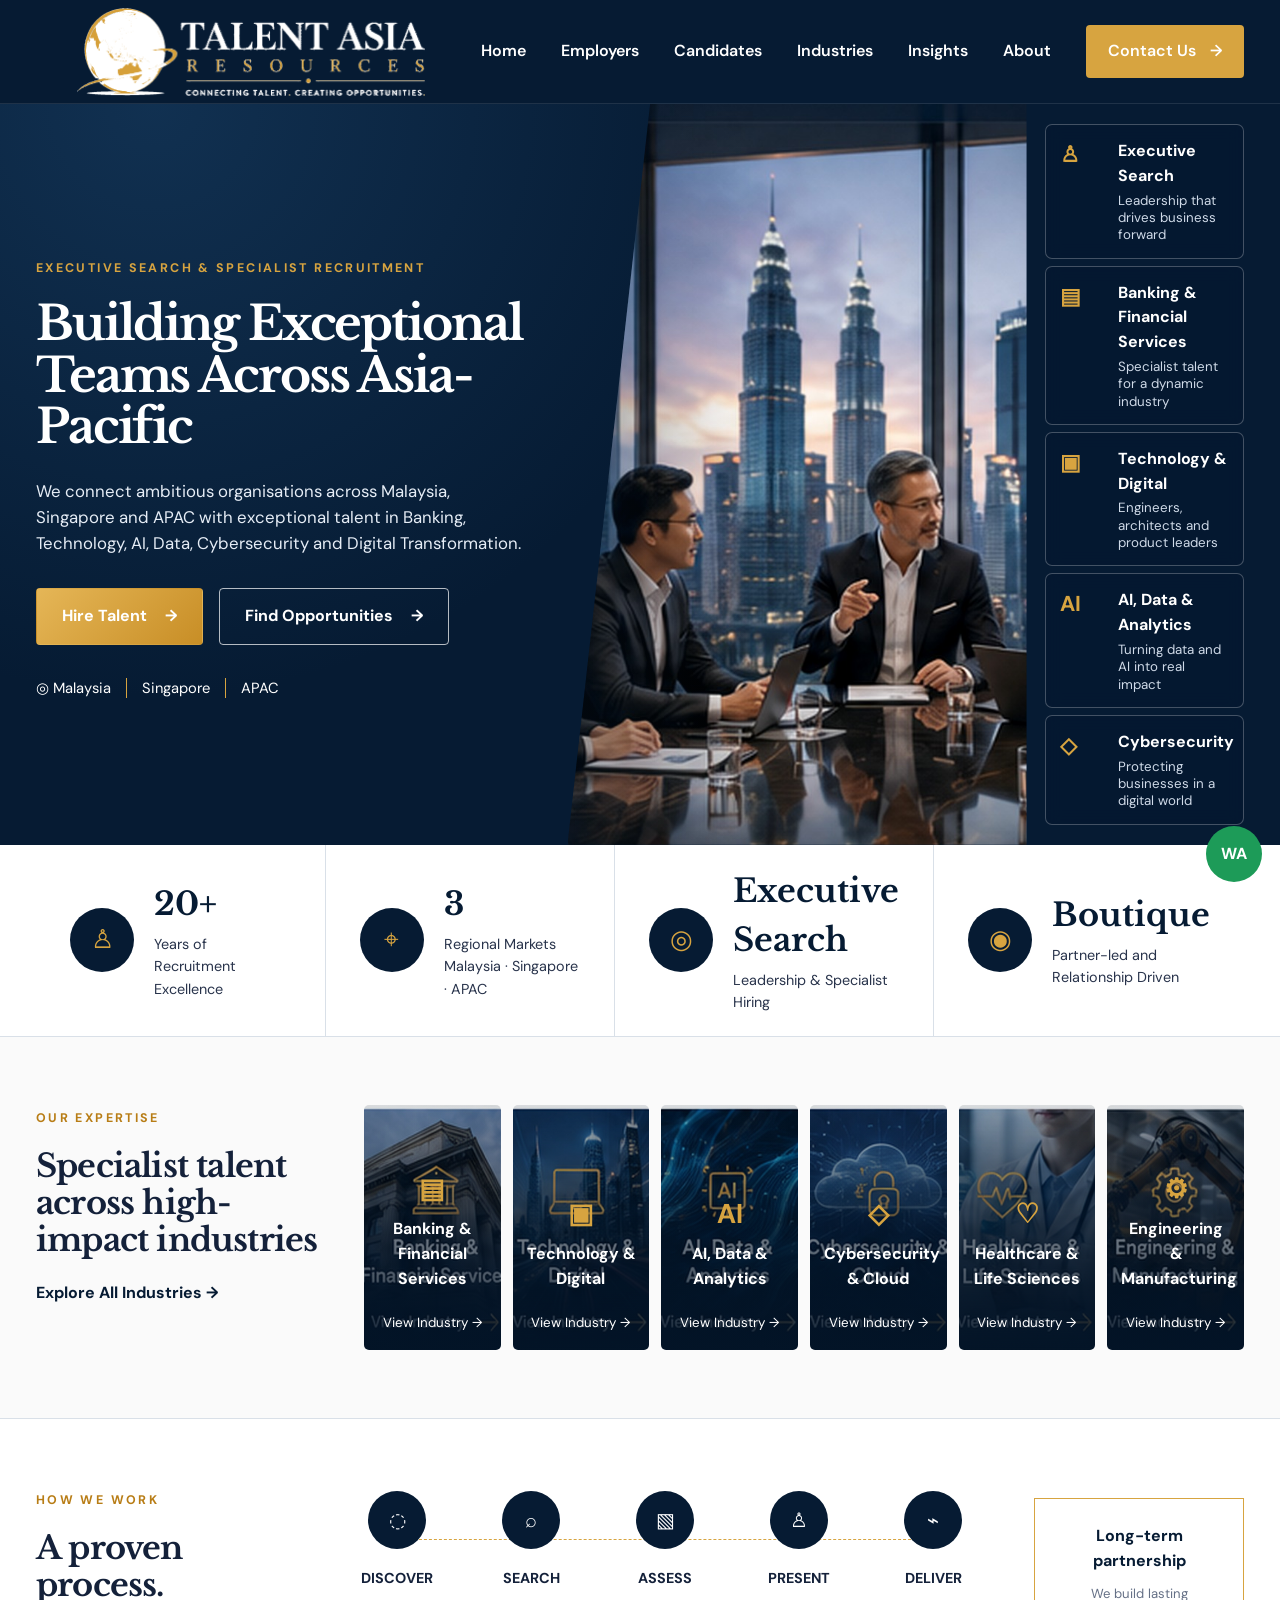
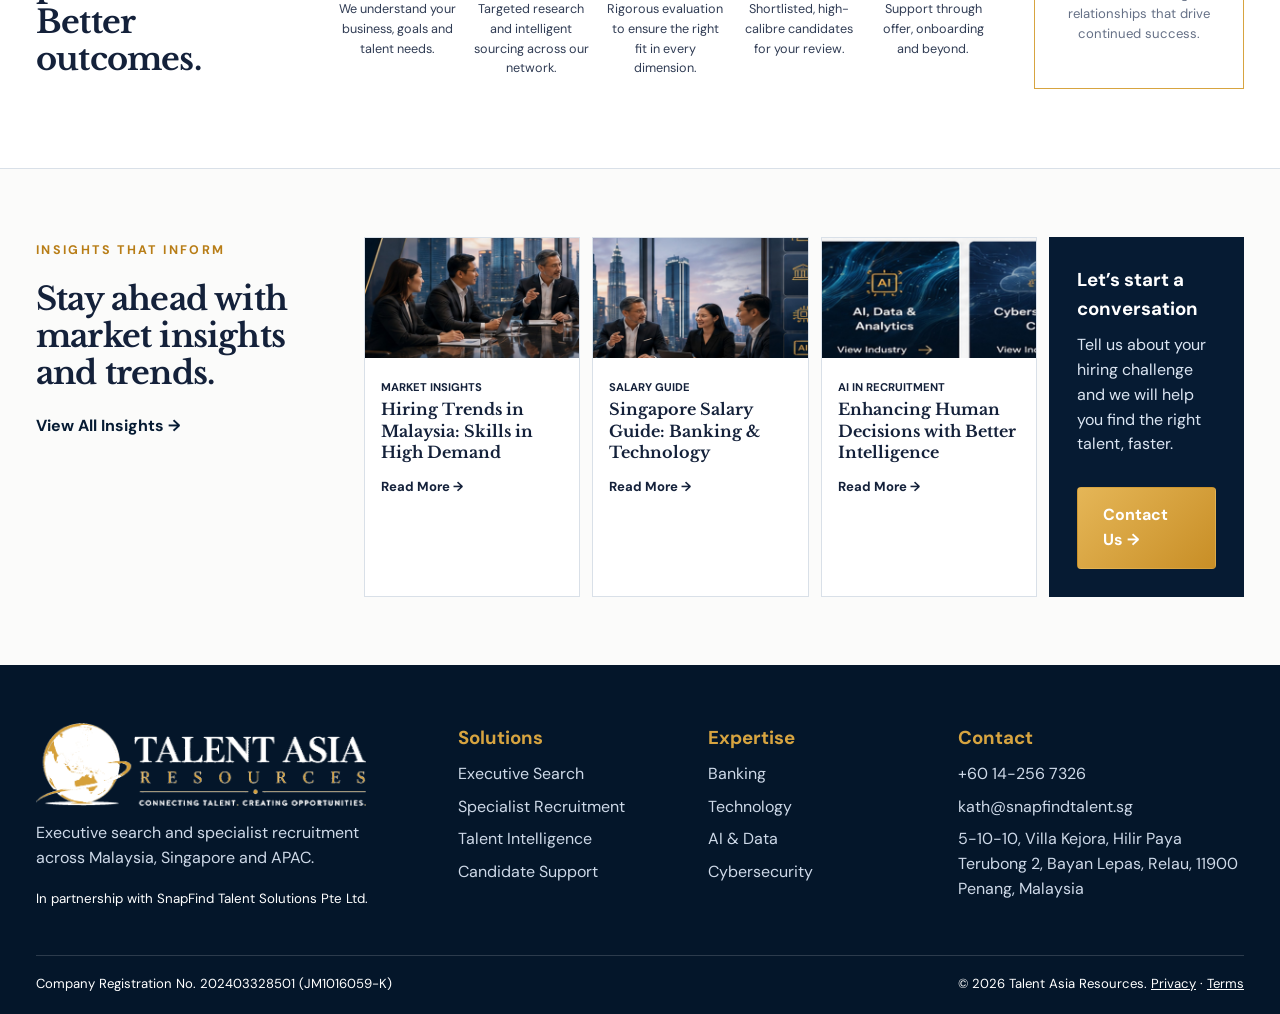
<file: index.html>
<!doctype html>
<html lang="en">
<head>
<meta charset="utf-8">
<meta name="viewport" content="width=device-width, initial-scale=1">
<title>Talent Asia Resources | Executive Search & Specialist Recruitment</title>
<meta name="description" content="Executive search and specialist recruitment across Malaysia, Singapore and APAC.">
<meta name="theme-color" content="#061b33">
<link rel="icon" href="images/favicon.png">
<link rel="preconnect" href="https://fonts.googleapis.com">
<link rel="preconnect" href="https://fonts.gstatic.com" crossorigin>
<link href="https://fonts.googleapis.com/css2?family=DM+Sans:wght@400;500;600;700&family=Libre+Baskerville:wght@400;700&display=swap" rel="stylesheet">
<link rel="stylesheet" href="css/style.css">
</head>
<body>

<header class="site-header">
  <div class="shell nav-shell">
    <a class="brand" href="index.html" aria-label="Talent Asia Resources home">
      <img src="images/logo-premium-white.png" alt="Talent Asia Resources">
    </a>
    <button class="menu-toggle" aria-label="Open navigation" aria-expanded="false"><span></span><span></span><span></span></button>
    <nav class="main-nav" aria-label="Main navigation">
      <a href="index.html">Home</a>
      <a href="employers.html">Employers</a>
      <a href="candidates.html">Candidates</a>
      <a href="industries.html">Industries</a>
      <a href="insights.html">Insights</a>
      <a href="about.html">About</a>
      <a class="nav-cta" href="contact.html">Contact Us <span>→</span></a>
    </nav>
  </div>
</header>

<main>
<section class="hero">
  <div class="hero-overlay"></div>
  <div class="shell hero-grid">
    <div class="hero-copy reveal">
      <span class="kicker">Executive Search & Specialist Recruitment</span>
      <h1>Building Exceptional Teams Across Asia-Pacific</h1>
      <p>We connect ambitious organisations across Malaysia, Singapore and APAC with exceptional talent in Banking, Technology, AI, Data, Cybersecurity and Digital Transformation.</p>
      <div class="actions"><a class="btn gold" href="employers.html">Hire Talent <span>→</span></a><a class="btn outline" href="candidates.html">Find Opportunities <span>→</span></a></div>
      <div class="locations"><span>◎ Malaysia</span><i></i><span>Singapore</span><i></i><span>APAC</span></div>
    </div>
    <div class="hero-image reveal"><img src="images/hero-executive-kl.jpg" alt="Executive leadership team meeting with Kuala Lumpur skyline"></div>
    <aside class="hero-services reveal">
      <a href="employers.html"><b>♙</b><span><strong>Executive Search</strong><small>Leadership that drives business forward</small></span></a>
      <a href="banking-recruitment.html"><b>▤</b><span><strong>Banking & Financial Services</strong><small>Specialist talent for a dynamic industry</small></span></a>
      <a href="technology-recruitment.html"><b>▣</b><span><strong>Technology & Digital</strong><small>Engineers, architects and product leaders</small></span></a>
      <a href="ai-data-recruitment.html"><b>AI</b><span><strong>AI, Data & Analytics</strong><small>Turning data and AI into real impact</small></span></a>
      <a href="cybersecurity-recruitment.html"><b>◇</b><span><strong>Cybersecurity</strong><small>Protecting businesses in a digital world</small></span></a>
    </aside>
  </div>
</section>

<section class="metrics">
  <div class="shell metrics-grid">
    <article><span class="metric-icon">♙</span><div><strong><span class="counter" data-target="20">0</span>+</strong><p>Years of Recruitment Excellence</p></div></article>
    <article><span class="metric-icon">⌖</span><div><strong><span class="counter" data-target="3">0</span></strong><p>Regional Markets<br>Malaysia · Singapore · APAC</p></div></article>
    <article><span class="metric-icon">◎</span><div><strong>Executive Search</strong><p>Leadership & Specialist Hiring</p></div></article>
    <article><span class="metric-icon">◉</span><div><strong>Boutique</strong><p>Partner-led and Relationship Driven</p></div></article>
  </div>
</section>

<section class="section expertise">
  <div class="shell expertise-layout">
    <div class="section-intro reveal"><span class="kicker gold-text">Our Expertise</span><h2>Specialist talent across high-impact industries</h2><a class="arrow-link" href="industries.html">Explore All Industries →</a></div>
    <div class="industry-cards">
      <a class="industry-card reveal" href="banking-recruitment.html" style="--bg:url('../images/banking.jpg')"><div><span>▤</span><h3>Banking & Financial Services</h3><small>View Industry →</small></div></a>
      <a class="industry-card reveal" href="technology-recruitment.html" style="--bg:url('../images/technology.jpg')"><div><span>▣</span><h3>Technology & Digital</h3><small>View Industry →</small></div></a>
      <a class="industry-card reveal" href="ai-data-recruitment.html" style="--bg:url('../images/ai-data.jpg')"><div><span>AI</span><h3>AI, Data & Analytics</h3><small>View Industry →</small></div></a>
      <a class="industry-card reveal" href="cybersecurity-recruitment.html" style="--bg:url('../images/cybersecurity.jpg')"><div><span>◇</span><h3>Cybersecurity & Cloud</h3><small>View Industry →</small></div></a>
      <a class="industry-card reveal" href="industries.html" style="--bg:url('../images/healthcare.jpg')"><div><span>♡</span><h3>Healthcare & Life Sciences</h3><small>View Industry →</small></div></a>
      <a class="industry-card reveal" href="industries.html" style="--bg:url('../images/engineering.jpg')"><div><span>⚙</span><h3>Engineering & Manufacturing</h3><small>View Industry →</small></div></a>
    </div>
  </div>
</section>

<section class="section process">
  <div class="shell process-layout">
    <div class="section-intro reveal"><span class="kicker gold-text">How We Work</span><h2>A proven process.<br>Better outcomes.</h2></div>
    <div class="steps">
      <article class="reveal"><b>01</b><span>◌</span><h3>Discover</h3><p>We understand your business, goals and talent needs.</p></article>
      <article class="reveal"><b>02</b><span>⌕</span><h3>Search</h3><p>Targeted research and intelligent sourcing across our network.</p></article>
      <article class="reveal"><b>03</b><span>▧</span><h3>Assess</h3><p>Rigorous evaluation to ensure the right fit in every dimension.</p></article>
      <article class="reveal"><b>04</b><span>♙</span><h3>Present</h3><p>Shortlisted, high-calibre candidates for your review.</p></article>
      <article class="reveal"><b>05</b><span>⌁</span><h3>Deliver</h3><p>Support through offer, onboarding and beyond.</p></article>
    </div>
    <aside class="partnership reveal"><strong>Long-term partnership</strong><p>We build lasting relationships that drive continued success.</p></aside>
  </div>
</section>

<section class="section insights-home">
  <div class="shell insights-layout">
    <div class="section-intro reveal"><span class="kicker gold-text">Insights That Inform</span><h2>Stay ahead with market insights and trends.</h2><a class="arrow-link" href="insights.html">View All Insights →</a></div>
    <div class="insight-grid">
      <article class="insight-card reveal"><img src="images/insight-hiring.jpg" alt=""><div><small>Market Insights</small><h3>Hiring Trends in Malaysia: Skills in High Demand</h3><a href="insights.html">Read More →</a></div></article>
      <article class="insight-card reveal"><img src="images/insight-salary.jpg" alt=""><div><small>Salary Guide</small><h3>Singapore Salary Guide: Banking & Technology</h3><a href="insights.html">Read More →</a></div></article>
      <article class="insight-card reveal"><img src="images/insight-ai.jpg" alt=""><div><small>AI in Recruitment</small><h3>Enhancing Human Decisions with Better Intelligence</h3><a href="insights.html">Read More →</a></div></article>
      <aside class="contact-card reveal"><h3>Let’s start a conversation</h3><p>Tell us about your hiring challenge and we will help you find the right talent, faster.</p><a class="btn gold" href="contact.html">Contact Us →</a></aside>
    </div>
  </div>
</section>
</main>

<footer class="site-footer">
  <div class="shell footer-grid">
    <div class="footer-brand">
      <img src="images/logo-premium-white.png" alt="Talent Asia Resources">
      <p>Executive search and specialist recruitment across Malaysia, Singapore and APAC.</p>
      <small>In partnership with SnapFind Talent Solutions Pte Ltd.</small>
    </div>
    <div><h3>Solutions</h3><a href="employers.html">Executive Search</a><a href="services.html">Specialist Recruitment</a><a href="services.html">Talent Intelligence</a><a href="candidates.html">Candidate Support</a></div>
    <div><h3>Expertise</h3><a href="banking-recruitment.html">Banking</a><a href="technology-recruitment.html">Technology</a><a href="ai-data-recruitment.html">AI & Data</a><a href="cybersecurity-recruitment.html">Cybersecurity</a></div>
    <div><h3>Contact</h3><a href="tel:+60142567326">+60 14-256 7326</a><a href="mailto:kath@snapfindtalent.sg">kath@snapfindtalent.sg</a><p>5-10-10, Villa Kejora, Hilir Paya Terubong 2, Bayan Lepas, Relau, 11900 Penang, Malaysia</p></div>
  </div>
  <div class="shell footer-bottom"><span>Company Registration No. 202403328501 (JM1016059-K)</span><span>© 2026 Talent Asia Resources. <a href="privacy.html">Privacy</a> · <a href="terms.html">Terms</a></span></div>
</footer>
<a class="whatsapp" href="https://wa.me/60142567326" target="_blank" rel="noopener" aria-label="WhatsApp Talent Asia Resources">WA</a>
<button class="to-top" aria-label="Back to top">↑</button>
<script src="js/script.js"></script>

</body>
</html>
</file>
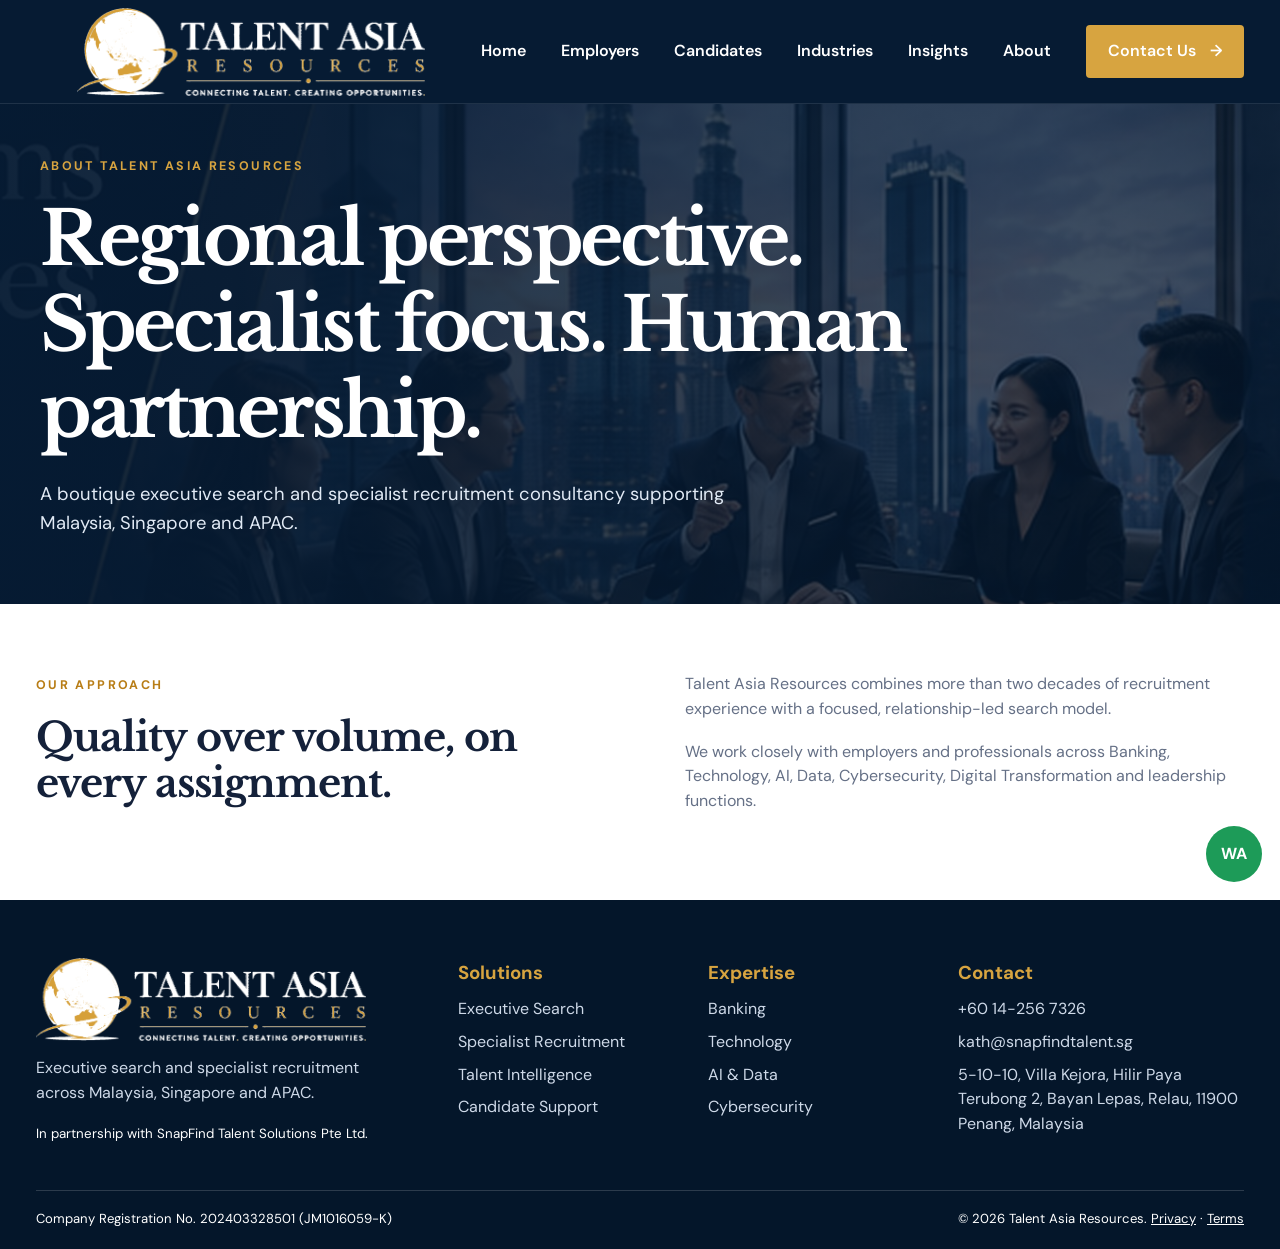
<file: about.html>
<!doctype html>
<html lang="en">
<head>
<meta charset="utf-8">
<meta name="viewport" content="width=device-width, initial-scale=1">
<title>About | Talent Asia Resources</title>
<meta name="description" content="About Talent Asia Resources.">
<meta name="theme-color" content="#061b33">
<link rel="icon" href="images/favicon.png">
<link rel="preconnect" href="https://fonts.googleapis.com">
<link rel="preconnect" href="https://fonts.gstatic.com" crossorigin>
<link href="https://fonts.googleapis.com/css2?family=DM+Sans:wght@400;500;600;700&family=Libre+Baskerville:wght@400;700&display=swap" rel="stylesheet">
<link rel="stylesheet" href="css/style.css">
</head>
<body>

<header class="site-header">
  <div class="shell nav-shell">
    <a class="brand" href="index.html" aria-label="Talent Asia Resources home">
      <img src="images/logo-premium-white.png" alt="Talent Asia Resources">
    </a>
    <button class="menu-toggle" aria-label="Open navigation" aria-expanded="false"><span></span><span></span><span></span></button>
    <nav class="main-nav" aria-label="Main navigation">
      <a href="index.html">Home</a>
      <a href="employers.html">Employers</a>
      <a href="candidates.html">Candidates</a>
      <a href="industries.html">Industries</a>
      <a href="insights.html">Insights</a>
      <a href="about.html">About</a>
      <a class="nav-cta" href="contact.html">Contact Us <span>→</span></a>
    </nav>
  </div>
</header>

<main><section class="page-hero about-hero"><div class="shell"><span class="kicker">About Talent Asia Resources</span><h1>Regional perspective. Specialist focus. Human partnership.</h1><p>A boutique executive search and specialist recruitment consultancy supporting Malaysia, Singapore and APAC.</p></div></section>
<section class="section"><div class="shell two-col"><div><span class="kicker gold-text">Our Approach</span><h2>Quality over volume, on every assignment.</h2></div><div><p>Talent Asia Resources combines more than two decades of recruitment experience with a focused, relationship-led search model.</p><p>We work closely with employers and professionals across Banking, Technology, AI, Data, Cybersecurity, Digital Transformation and leadership functions.</p></div></div></section></main>

<footer class="site-footer">
  <div class="shell footer-grid">
    <div class="footer-brand">
      <img src="images/logo-premium-white.png" alt="Talent Asia Resources">
      <p>Executive search and specialist recruitment across Malaysia, Singapore and APAC.</p>
      <small>In partnership with SnapFind Talent Solutions Pte Ltd.</small>
    </div>
    <div><h3>Solutions</h3><a href="employers.html">Executive Search</a><a href="services.html">Specialist Recruitment</a><a href="services.html">Talent Intelligence</a><a href="candidates.html">Candidate Support</a></div>
    <div><h3>Expertise</h3><a href="banking-recruitment.html">Banking</a><a href="technology-recruitment.html">Technology</a><a href="ai-data-recruitment.html">AI & Data</a><a href="cybersecurity-recruitment.html">Cybersecurity</a></div>
    <div><h3>Contact</h3><a href="tel:+60142567326">+60 14-256 7326</a><a href="mailto:kath@snapfindtalent.sg">kath@snapfindtalent.sg</a><p>5-10-10, Villa Kejora, Hilir Paya Terubong 2, Bayan Lepas, Relau, 11900 Penang, Malaysia</p></div>
  </div>
  <div class="shell footer-bottom"><span>Company Registration No. 202403328501 (JM1016059-K)</span><span>© 2026 Talent Asia Resources. <a href="privacy.html">Privacy</a> · <a href="terms.html">Terms</a></span></div>
</footer>
<a class="whatsapp" href="https://wa.me/60142567326" target="_blank" rel="noopener" aria-label="WhatsApp Talent Asia Resources">WA</a>
<button class="to-top" aria-label="Back to top">↑</button>
<script src="js/script.js"></script>

</body>
</html>
</file>
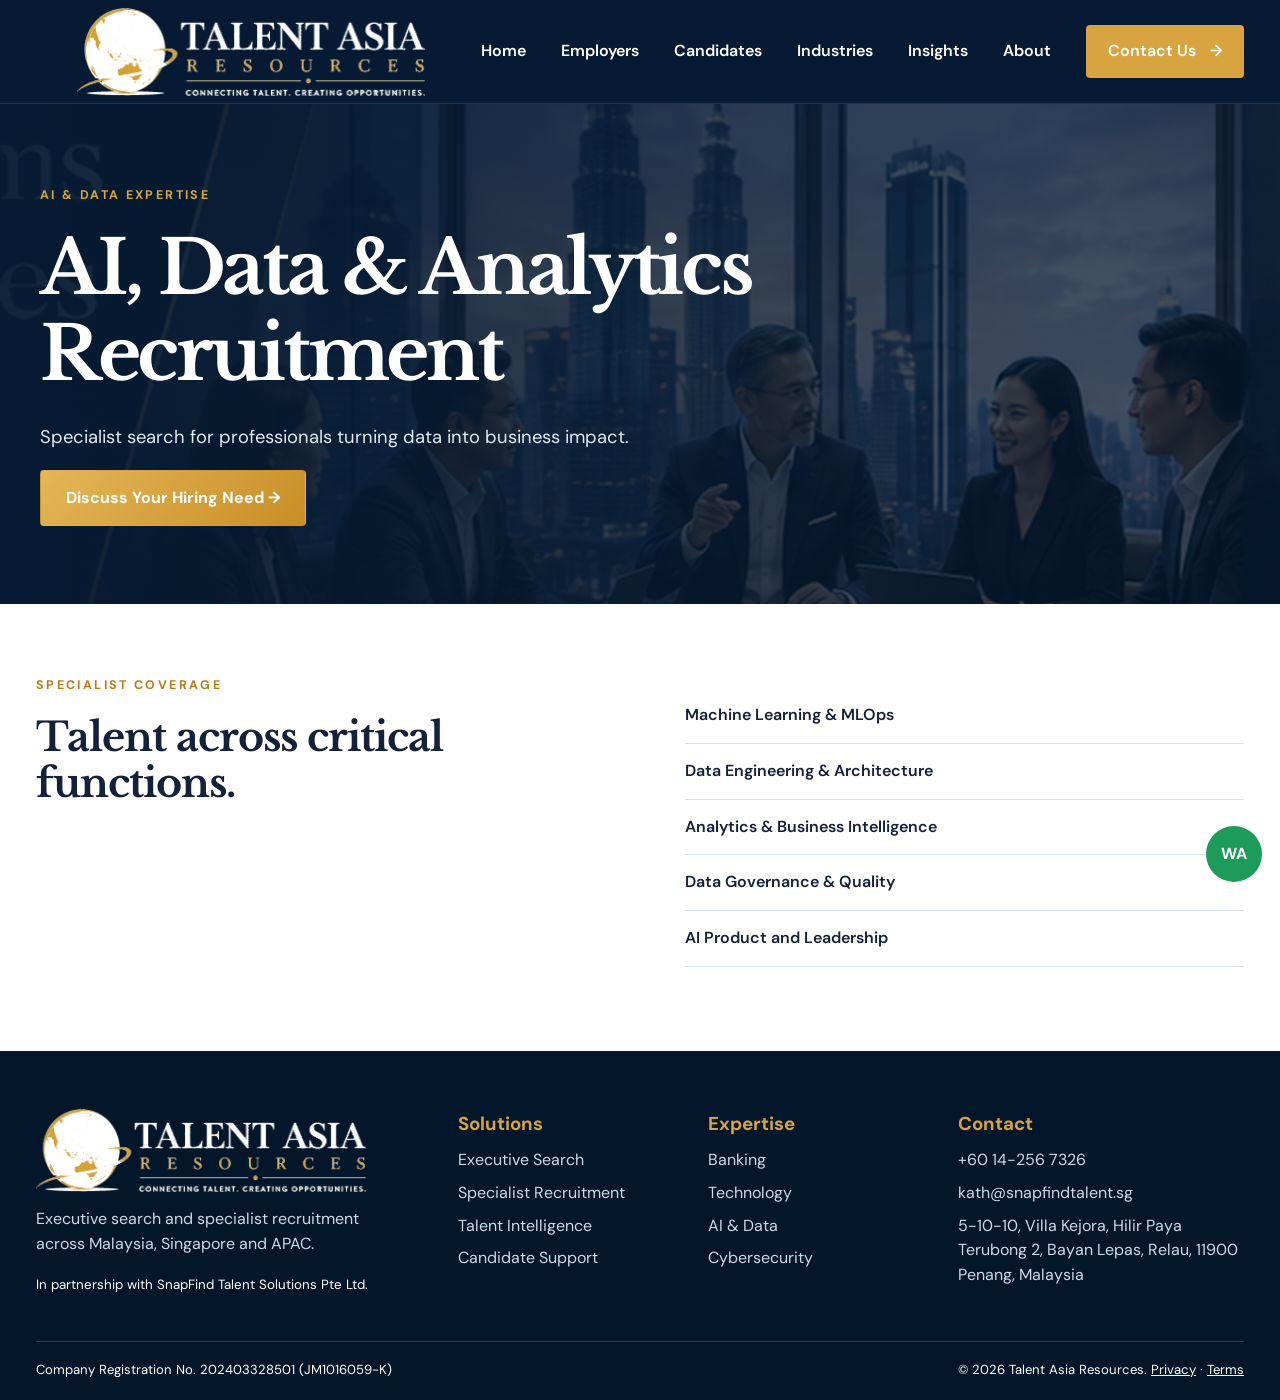
<file: ai-data-recruitment.html>
<!doctype html>
<html lang="en">
<head>
<meta charset="utf-8">
<meta name="viewport" content="width=device-width, initial-scale=1">
<title>AI & Data Recruitment | Talent Asia Resources</title>
<meta name="description" content="AI, data and analytics recruitment.">
<meta name="theme-color" content="#061b33">
<link rel="icon" href="images/favicon.png">
<link rel="preconnect" href="https://fonts.googleapis.com">
<link rel="preconnect" href="https://fonts.gstatic.com" crossorigin>
<link href="https://fonts.googleapis.com/css2?family=DM+Sans:wght@400;500;600;700&family=Libre+Baskerville:wght@400;700&display=swap" rel="stylesheet">
<link rel="stylesheet" href="css/style.css">
</head>
<body>

<header class="site-header">
  <div class="shell nav-shell">
    <a class="brand" href="index.html" aria-label="Talent Asia Resources home">
      <img src="images/logo-premium-white.png" alt="Talent Asia Resources">
    </a>
    <button class="menu-toggle" aria-label="Open navigation" aria-expanded="false"><span></span><span></span><span></span></button>
    <nav class="main-nav" aria-label="Main navigation">
      <a href="index.html">Home</a>
      <a href="employers.html">Employers</a>
      <a href="candidates.html">Candidates</a>
      <a href="industries.html">Industries</a>
      <a href="insights.html">Insights</a>
      <a href="about.html">About</a>
      <a class="nav-cta" href="contact.html">Contact Us <span>→</span></a>
    </nav>
  </div>
</header>

<main>
<section class="page-hero sector-hero" style="--sector:url('images/ai-data.jpg')"><div class="shell"><span class="kicker">AI & Data Expertise</span><h1>AI, Data & Analytics Recruitment</h1><p>Specialist search for professionals turning data into business impact.</p><a class="btn gold" href="contact.html">Discuss Your Hiring Need →</a></div></section>
<section class="section"><div class="shell two-col"><div><span class="kicker gold-text">Specialist Coverage</span><h2>Talent across critical functions.</h2></div><div><ul class="clean-list"><li>Machine Learning & MLOps</li><li>Data Engineering & Architecture</li><li>Analytics & Business Intelligence</li><li>Data Governance & Quality</li><li>AI Product and Leadership</li></ul></div></div></section>
</main>

<footer class="site-footer">
  <div class="shell footer-grid">
    <div class="footer-brand">
      <img src="images/logo-premium-white.png" alt="Talent Asia Resources">
      <p>Executive search and specialist recruitment across Malaysia, Singapore and APAC.</p>
      <small>In partnership with SnapFind Talent Solutions Pte Ltd.</small>
    </div>
    <div><h3>Solutions</h3><a href="employers.html">Executive Search</a><a href="services.html">Specialist Recruitment</a><a href="services.html">Talent Intelligence</a><a href="candidates.html">Candidate Support</a></div>
    <div><h3>Expertise</h3><a href="banking-recruitment.html">Banking</a><a href="technology-recruitment.html">Technology</a><a href="ai-data-recruitment.html">AI & Data</a><a href="cybersecurity-recruitment.html">Cybersecurity</a></div>
    <div><h3>Contact</h3><a href="tel:+60142567326">+60 14-256 7326</a><a href="mailto:kath@snapfindtalent.sg">kath@snapfindtalent.sg</a><p>5-10-10, Villa Kejora, Hilir Paya Terubong 2, Bayan Lepas, Relau, 11900 Penang, Malaysia</p></div>
  </div>
  <div class="shell footer-bottom"><span>Company Registration No. 202403328501 (JM1016059-K)</span><span>© 2026 Talent Asia Resources. <a href="privacy.html">Privacy</a> · <a href="terms.html">Terms</a></span></div>
</footer>
<a class="whatsapp" href="https://wa.me/60142567326" target="_blank" rel="noopener" aria-label="WhatsApp Talent Asia Resources">WA</a>
<button class="to-top" aria-label="Back to top">↑</button>
<script src="js/script.js"></script>

</body>
</html>
</file>
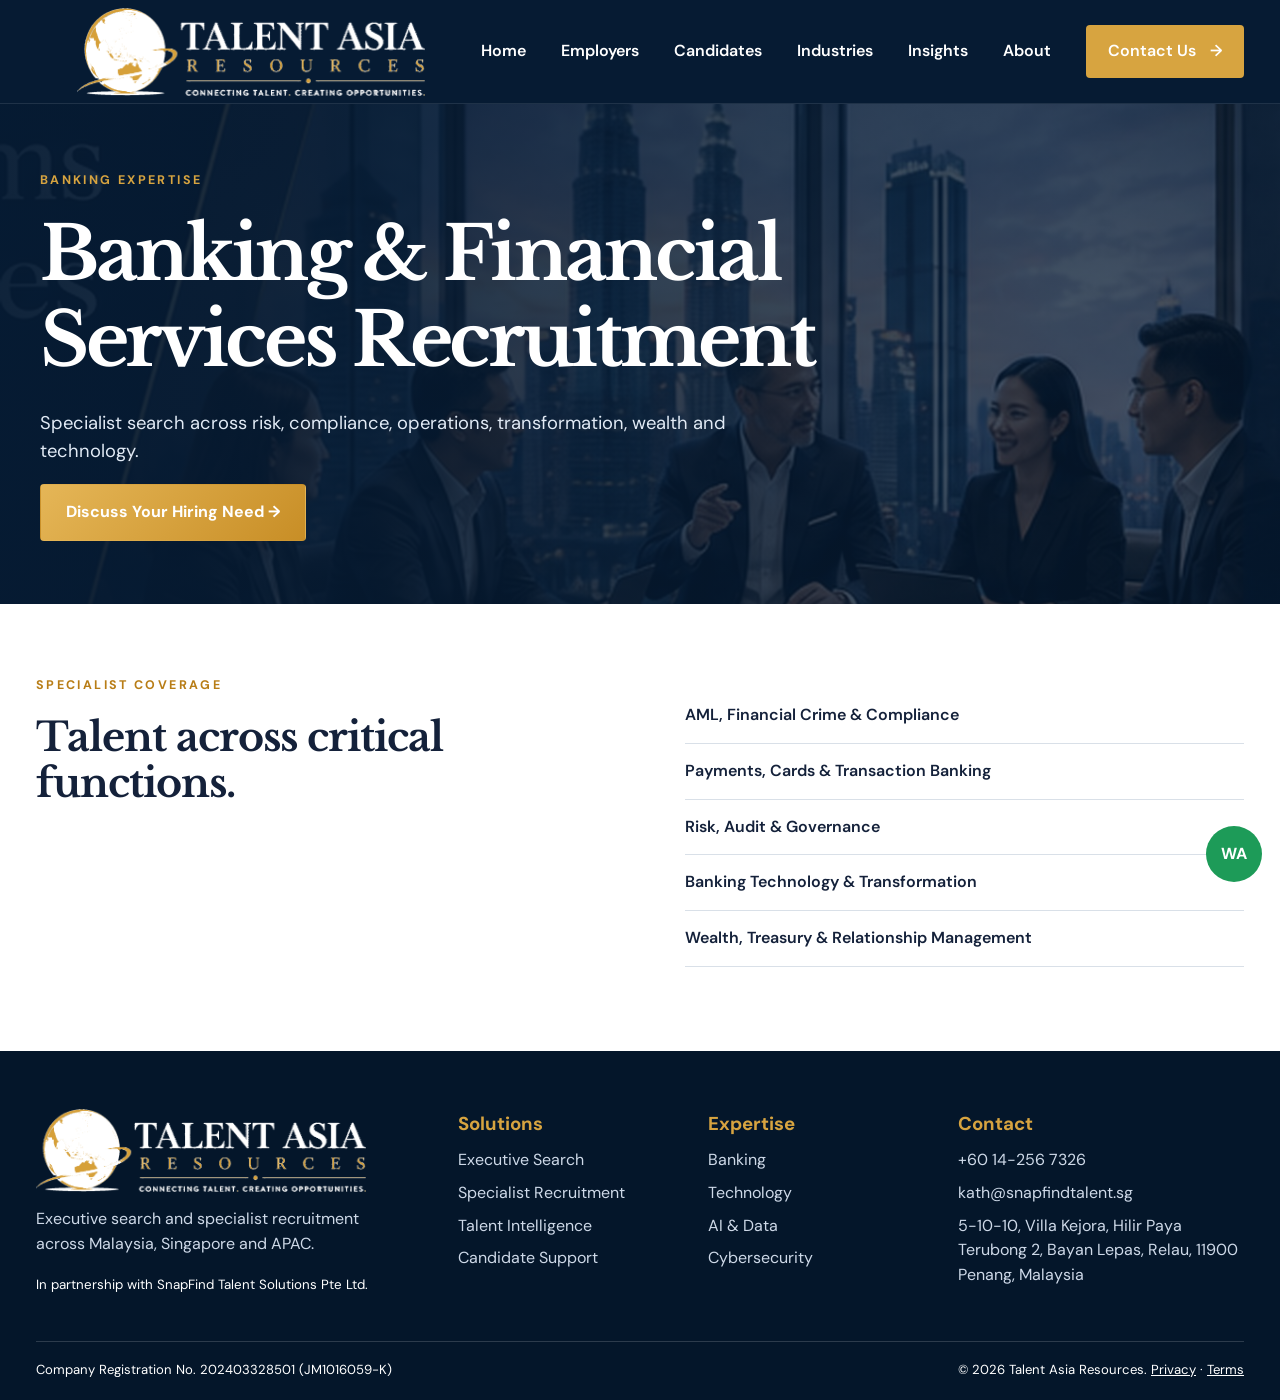
<file: banking-recruitment.html>
<!doctype html>
<html lang="en">
<head>
<meta charset="utf-8">
<meta name="viewport" content="width=device-width, initial-scale=1">
<title>Banking Recruitment | Talent Asia Resources</title>
<meta name="description" content="Banking and financial services recruitment.">
<meta name="theme-color" content="#061b33">
<link rel="icon" href="images/favicon.png">
<link rel="preconnect" href="https://fonts.googleapis.com">
<link rel="preconnect" href="https://fonts.gstatic.com" crossorigin>
<link href="https://fonts.googleapis.com/css2?family=DM+Sans:wght@400;500;600;700&family=Libre+Baskerville:wght@400;700&display=swap" rel="stylesheet">
<link rel="stylesheet" href="css/style.css">
</head>
<body>

<header class="site-header">
  <div class="shell nav-shell">
    <a class="brand" href="index.html" aria-label="Talent Asia Resources home">
      <img src="images/logo-premium-white.png" alt="Talent Asia Resources">
    </a>
    <button class="menu-toggle" aria-label="Open navigation" aria-expanded="false"><span></span><span></span><span></span></button>
    <nav class="main-nav" aria-label="Main navigation">
      <a href="index.html">Home</a>
      <a href="employers.html">Employers</a>
      <a href="candidates.html">Candidates</a>
      <a href="industries.html">Industries</a>
      <a href="insights.html">Insights</a>
      <a href="about.html">About</a>
      <a class="nav-cta" href="contact.html">Contact Us <span>→</span></a>
    </nav>
  </div>
</header>

<main>
<section class="page-hero sector-hero" style="--sector:url('images/banking.jpg')"><div class="shell"><span class="kicker">Banking Expertise</span><h1>Banking & Financial Services Recruitment</h1><p>Specialist search across risk, compliance, operations, transformation, wealth and technology.</p><a class="btn gold" href="contact.html">Discuss Your Hiring Need →</a></div></section>
<section class="section"><div class="shell two-col"><div><span class="kicker gold-text">Specialist Coverage</span><h2>Talent across critical functions.</h2></div><div><ul class="clean-list"><li>AML, Financial Crime & Compliance</li><li>Payments, Cards & Transaction Banking</li><li>Risk, Audit & Governance</li><li>Banking Technology & Transformation</li><li>Wealth, Treasury & Relationship Management</li></ul></div></div></section>
</main>

<footer class="site-footer">
  <div class="shell footer-grid">
    <div class="footer-brand">
      <img src="images/logo-premium-white.png" alt="Talent Asia Resources">
      <p>Executive search and specialist recruitment across Malaysia, Singapore and APAC.</p>
      <small>In partnership with SnapFind Talent Solutions Pte Ltd.</small>
    </div>
    <div><h3>Solutions</h3><a href="employers.html">Executive Search</a><a href="services.html">Specialist Recruitment</a><a href="services.html">Talent Intelligence</a><a href="candidates.html">Candidate Support</a></div>
    <div><h3>Expertise</h3><a href="banking-recruitment.html">Banking</a><a href="technology-recruitment.html">Technology</a><a href="ai-data-recruitment.html">AI & Data</a><a href="cybersecurity-recruitment.html">Cybersecurity</a></div>
    <div><h3>Contact</h3><a href="tel:+60142567326">+60 14-256 7326</a><a href="mailto:kath@snapfindtalent.sg">kath@snapfindtalent.sg</a><p>5-10-10, Villa Kejora, Hilir Paya Terubong 2, Bayan Lepas, Relau, 11900 Penang, Malaysia</p></div>
  </div>
  <div class="shell footer-bottom"><span>Company Registration No. 202403328501 (JM1016059-K)</span><span>© 2026 Talent Asia Resources. <a href="privacy.html">Privacy</a> · <a href="terms.html">Terms</a></span></div>
</footer>
<a class="whatsapp" href="https://wa.me/60142567326" target="_blank" rel="noopener" aria-label="WhatsApp Talent Asia Resources">WA</a>
<button class="to-top" aria-label="Back to top">↑</button>
<script src="js/script.js"></script>

</body>
</html>
</file>
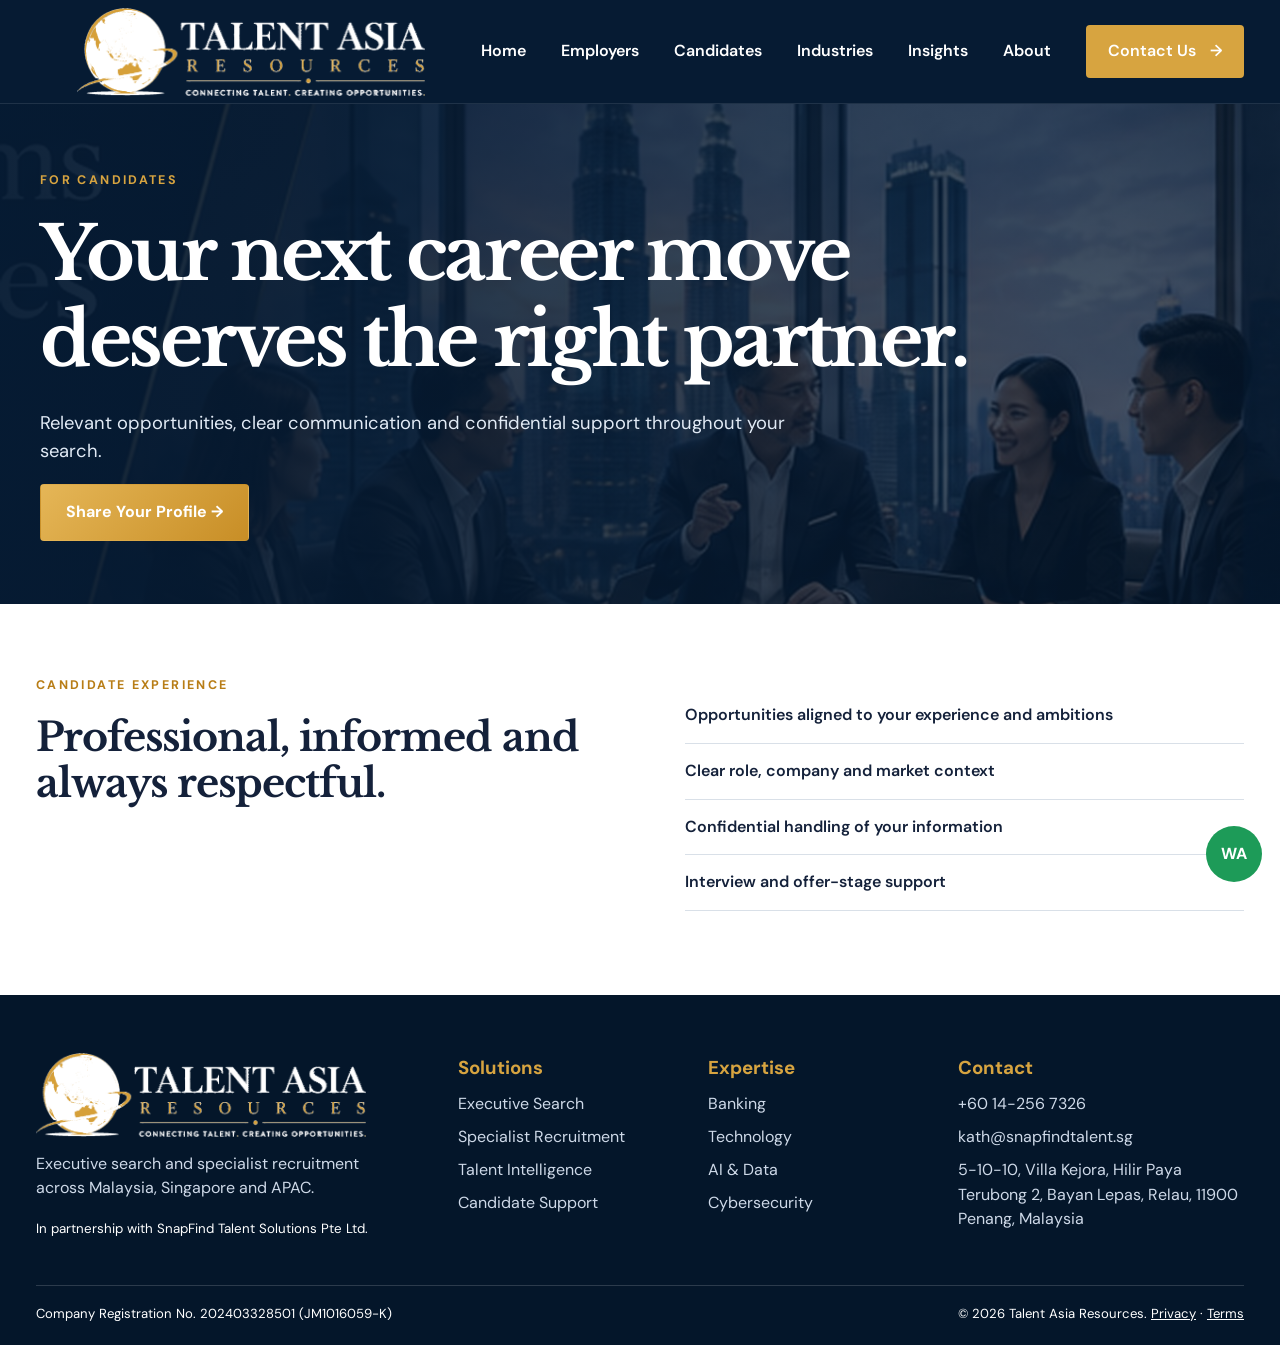
<file: candidates.html>
<!doctype html>
<html lang="en">
<head>
<meta charset="utf-8">
<meta name="viewport" content="width=device-width, initial-scale=1">
<title>Candidates | Talent Asia Resources</title>
<meta name="description" content="Confidential and relevant career opportunities for specialist professionals.">
<meta name="theme-color" content="#061b33">
<link rel="icon" href="images/favicon.png">
<link rel="preconnect" href="https://fonts.googleapis.com">
<link rel="preconnect" href="https://fonts.gstatic.com" crossorigin>
<link href="https://fonts.googleapis.com/css2?family=DM+Sans:wght@400;500;600;700&family=Libre+Baskerville:wght@400;700&display=swap" rel="stylesheet">
<link rel="stylesheet" href="css/style.css">
</head>
<body>

<header class="site-header">
  <div class="shell nav-shell">
    <a class="brand" href="index.html" aria-label="Talent Asia Resources home">
      <img src="images/logo-premium-white.png" alt="Talent Asia Resources">
    </a>
    <button class="menu-toggle" aria-label="Open navigation" aria-expanded="false"><span></span><span></span><span></span></button>
    <nav class="main-nav" aria-label="Main navigation">
      <a href="index.html">Home</a>
      <a href="employers.html">Employers</a>
      <a href="candidates.html">Candidates</a>
      <a href="industries.html">Industries</a>
      <a href="insights.html">Insights</a>
      <a href="about.html">About</a>
      <a class="nav-cta" href="contact.html">Contact Us <span>→</span></a>
    </nav>
  </div>
</header>

<main><section class="page-hero candidates-hero"><div class="shell"><span class="kicker">For Candidates</span><h1>Your next career move deserves the right partner.</h1><p>Relevant opportunities, clear communication and confidential support throughout your search.</p><a class="btn gold" href="mailto:kath@snapfindtalent.sg?subject=Candidate%20Enquiry">Share Your Profile →</a></div></section>
<section class="section"><div class="shell two-col"><div><span class="kicker gold-text">Candidate Experience</span><h2>Professional, informed and always respectful.</h2></div><div><ul class="clean-list"><li>Opportunities aligned to your experience and ambitions</li><li>Clear role, company and market context</li><li>Confidential handling of your information</li><li>Interview and offer-stage support</li></ul></div></div></section></main>

<footer class="site-footer">
  <div class="shell footer-grid">
    <div class="footer-brand">
      <img src="images/logo-premium-white.png" alt="Talent Asia Resources">
      <p>Executive search and specialist recruitment across Malaysia, Singapore and APAC.</p>
      <small>In partnership with SnapFind Talent Solutions Pte Ltd.</small>
    </div>
    <div><h3>Solutions</h3><a href="employers.html">Executive Search</a><a href="services.html">Specialist Recruitment</a><a href="services.html">Talent Intelligence</a><a href="candidates.html">Candidate Support</a></div>
    <div><h3>Expertise</h3><a href="banking-recruitment.html">Banking</a><a href="technology-recruitment.html">Technology</a><a href="ai-data-recruitment.html">AI & Data</a><a href="cybersecurity-recruitment.html">Cybersecurity</a></div>
    <div><h3>Contact</h3><a href="tel:+60142567326">+60 14-256 7326</a><a href="mailto:kath@snapfindtalent.sg">kath@snapfindtalent.sg</a><p>5-10-10, Villa Kejora, Hilir Paya Terubong 2, Bayan Lepas, Relau, 11900 Penang, Malaysia</p></div>
  </div>
  <div class="shell footer-bottom"><span>Company Registration No. 202403328501 (JM1016059-K)</span><span>© 2026 Talent Asia Resources. <a href="privacy.html">Privacy</a> · <a href="terms.html">Terms</a></span></div>
</footer>
<a class="whatsapp" href="https://wa.me/60142567326" target="_blank" rel="noopener" aria-label="WhatsApp Talent Asia Resources">WA</a>
<button class="to-top" aria-label="Back to top">↑</button>
<script src="js/script.js"></script>

</body>
</html>
</file>
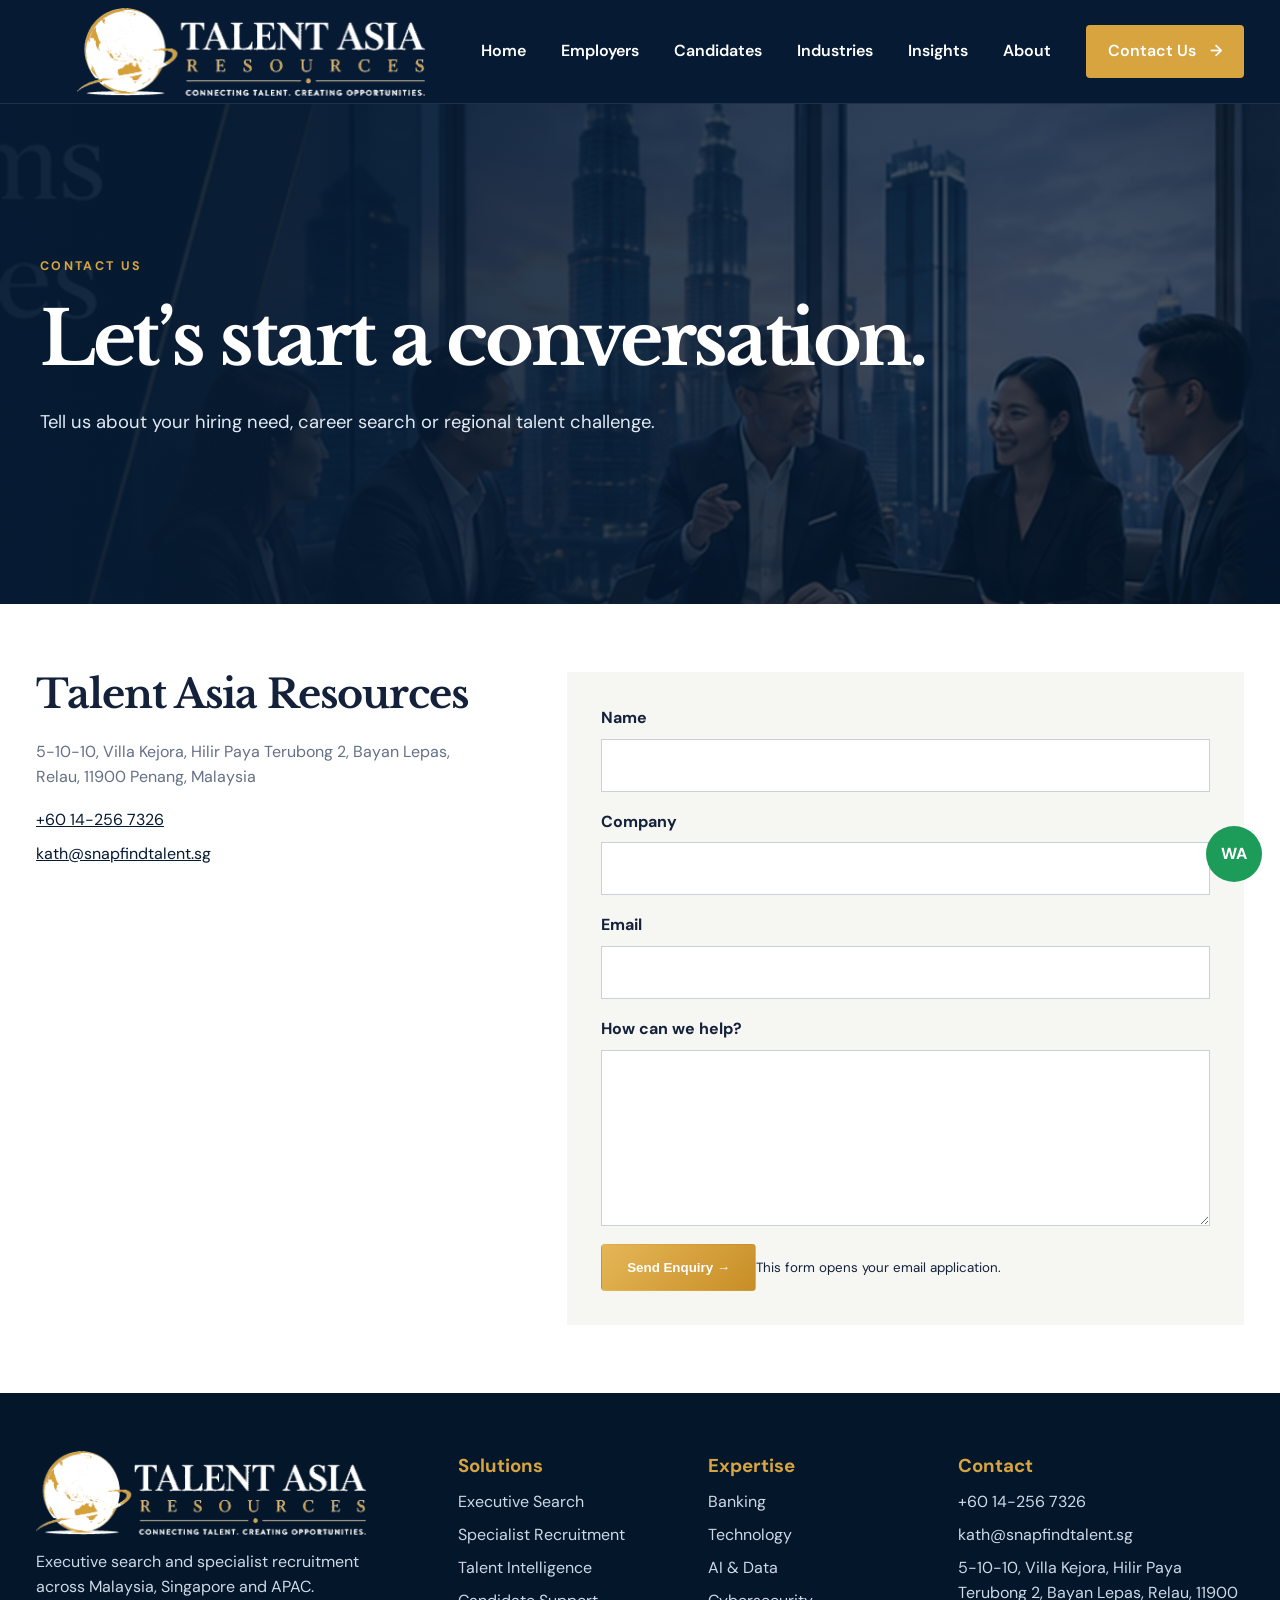
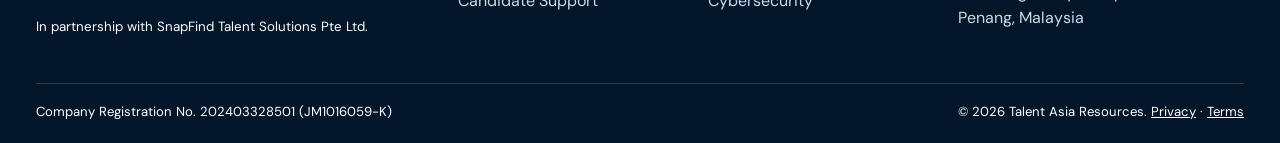
<file: contact.html>
<!doctype html>
<html lang="en">
<head>
<meta charset="utf-8">
<meta name="viewport" content="width=device-width, initial-scale=1">
<title>Contact | Talent Asia Resources</title>
<meta name="description" content="Contact Talent Asia Resources.">
<meta name="theme-color" content="#061b33">
<link rel="icon" href="images/favicon.png">
<link rel="preconnect" href="https://fonts.googleapis.com">
<link rel="preconnect" href="https://fonts.gstatic.com" crossorigin>
<link href="https://fonts.googleapis.com/css2?family=DM+Sans:wght@400;500;600;700&family=Libre+Baskerville:wght@400;700&display=swap" rel="stylesheet">
<link rel="stylesheet" href="css/style.css">
</head>
<body>

<header class="site-header">
  <div class="shell nav-shell">
    <a class="brand" href="index.html" aria-label="Talent Asia Resources home">
      <img src="images/logo-premium-white.png" alt="Talent Asia Resources">
    </a>
    <button class="menu-toggle" aria-label="Open navigation" aria-expanded="false"><span></span><span></span><span></span></button>
    <nav class="main-nav" aria-label="Main navigation">
      <a href="index.html">Home</a>
      <a href="employers.html">Employers</a>
      <a href="candidates.html">Candidates</a>
      <a href="industries.html">Industries</a>
      <a href="insights.html">Insights</a>
      <a href="about.html">About</a>
      <a class="nav-cta" href="contact.html">Contact Us <span>→</span></a>
    </nav>
  </div>
</header>

<main><section class="page-hero contact-hero"><div class="shell"><span class="kicker">Contact Us</span><h1>Let’s start a conversation.</h1><p>Tell us about your hiring need, career search or regional talent challenge.</p></div></section>
<section class="section"><div class="shell contact-layout"><div><h2>Talent Asia Resources</h2><p>5-10-10, Villa Kejora, Hilir Paya Terubong 2, Bayan Lepas, Relau, 11900 Penang, Malaysia</p><a href="tel:+60142567326">+60 14-256 7326</a><a href="mailto:kath@snapfindtalent.sg">kath@snapfindtalent.sg</a></div><form action="mailto:kath@snapfindtalent.sg" method="post" enctype="text/plain"><label>Name<input name="name" required></label><label>Company<input name="company"></label><label>Email<input type="email" name="email" required></label><label>How can we help?<textarea name="message" rows="6" required></textarea></label><button class="btn gold" type="submit">Send Enquiry →</button><small>This form opens your email application.</small></form></div></section></main>

<footer class="site-footer">
  <div class="shell footer-grid">
    <div class="footer-brand">
      <img src="images/logo-premium-white.png" alt="Talent Asia Resources">
      <p>Executive search and specialist recruitment across Malaysia, Singapore and APAC.</p>
      <small>In partnership with SnapFind Talent Solutions Pte Ltd.</small>
    </div>
    <div><h3>Solutions</h3><a href="employers.html">Executive Search</a><a href="services.html">Specialist Recruitment</a><a href="services.html">Talent Intelligence</a><a href="candidates.html">Candidate Support</a></div>
    <div><h3>Expertise</h3><a href="banking-recruitment.html">Banking</a><a href="technology-recruitment.html">Technology</a><a href="ai-data-recruitment.html">AI & Data</a><a href="cybersecurity-recruitment.html">Cybersecurity</a></div>
    <div><h3>Contact</h3><a href="tel:+60142567326">+60 14-256 7326</a><a href="mailto:kath@snapfindtalent.sg">kath@snapfindtalent.sg</a><p>5-10-10, Villa Kejora, Hilir Paya Terubong 2, Bayan Lepas, Relau, 11900 Penang, Malaysia</p></div>
  </div>
  <div class="shell footer-bottom"><span>Company Registration No. 202403328501 (JM1016059-K)</span><span>© 2026 Talent Asia Resources. <a href="privacy.html">Privacy</a> · <a href="terms.html">Terms</a></span></div>
</footer>
<a class="whatsapp" href="https://wa.me/60142567326" target="_blank" rel="noopener" aria-label="WhatsApp Talent Asia Resources">WA</a>
<button class="to-top" aria-label="Back to top">↑</button>
<script src="js/script.js"></script>

</body>
</html>
</file>
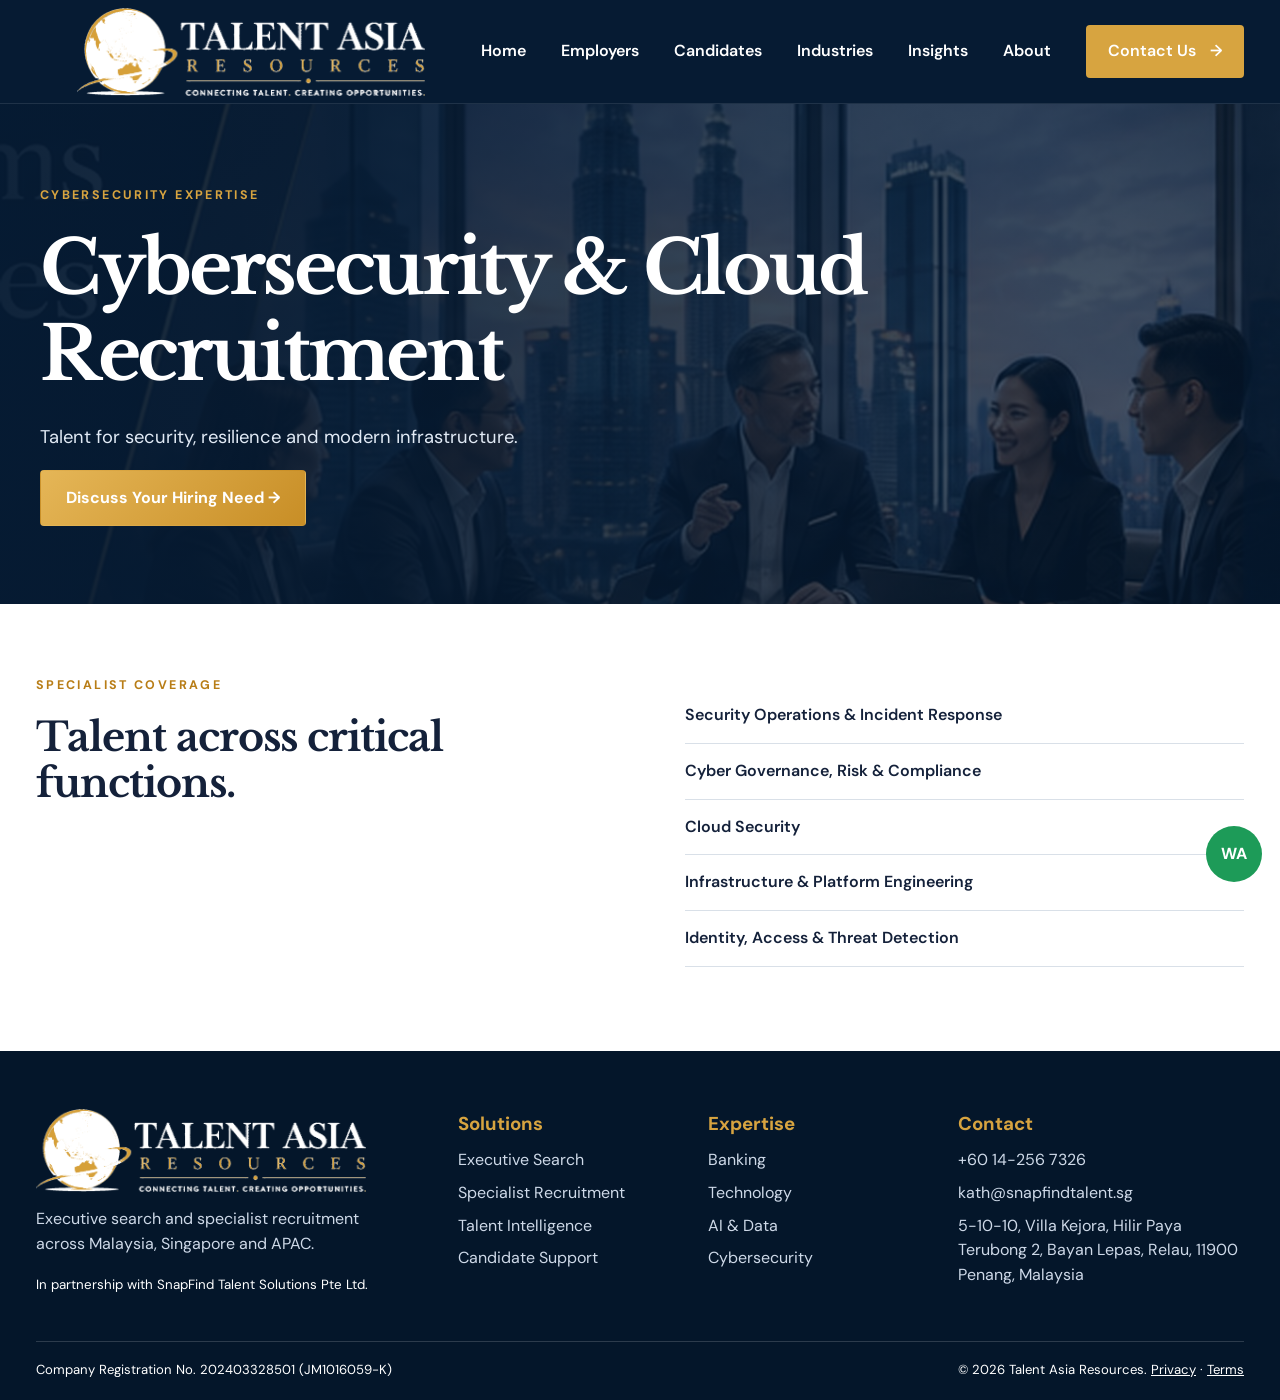
<file: cybersecurity-recruitment.html>
<!doctype html>
<html lang="en">
<head>
<meta charset="utf-8">
<meta name="viewport" content="width=device-width, initial-scale=1">
<title>Cybersecurity Recruitment | Talent Asia Resources</title>
<meta name="description" content="Cybersecurity and cloud recruitment.">
<meta name="theme-color" content="#061b33">
<link rel="icon" href="images/favicon.png">
<link rel="preconnect" href="https://fonts.googleapis.com">
<link rel="preconnect" href="https://fonts.gstatic.com" crossorigin>
<link href="https://fonts.googleapis.com/css2?family=DM+Sans:wght@400;500;600;700&family=Libre+Baskerville:wght@400;700&display=swap" rel="stylesheet">
<link rel="stylesheet" href="css/style.css">
</head>
<body>

<header class="site-header">
  <div class="shell nav-shell">
    <a class="brand" href="index.html" aria-label="Talent Asia Resources home">
      <img src="images/logo-premium-white.png" alt="Talent Asia Resources">
    </a>
    <button class="menu-toggle" aria-label="Open navigation" aria-expanded="false"><span></span><span></span><span></span></button>
    <nav class="main-nav" aria-label="Main navigation">
      <a href="index.html">Home</a>
      <a href="employers.html">Employers</a>
      <a href="candidates.html">Candidates</a>
      <a href="industries.html">Industries</a>
      <a href="insights.html">Insights</a>
      <a href="about.html">About</a>
      <a class="nav-cta" href="contact.html">Contact Us <span>→</span></a>
    </nav>
  </div>
</header>

<main>
<section class="page-hero sector-hero" style="--sector:url('images/cybersecurity.jpg')"><div class="shell"><span class="kicker">Cybersecurity Expertise</span><h1>Cybersecurity & Cloud Recruitment</h1><p>Talent for security, resilience and modern infrastructure.</p><a class="btn gold" href="contact.html">Discuss Your Hiring Need →</a></div></section>
<section class="section"><div class="shell two-col"><div><span class="kicker gold-text">Specialist Coverage</span><h2>Talent across critical functions.</h2></div><div><ul class="clean-list"><li>Security Operations & Incident Response</li><li>Cyber Governance, Risk & Compliance</li><li>Cloud Security</li><li>Infrastructure & Platform Engineering</li><li>Identity, Access & Threat Detection</li></ul></div></div></section>
</main>

<footer class="site-footer">
  <div class="shell footer-grid">
    <div class="footer-brand">
      <img src="images/logo-premium-white.png" alt="Talent Asia Resources">
      <p>Executive search and specialist recruitment across Malaysia, Singapore and APAC.</p>
      <small>In partnership with SnapFind Talent Solutions Pte Ltd.</small>
    </div>
    <div><h3>Solutions</h3><a href="employers.html">Executive Search</a><a href="services.html">Specialist Recruitment</a><a href="services.html">Talent Intelligence</a><a href="candidates.html">Candidate Support</a></div>
    <div><h3>Expertise</h3><a href="banking-recruitment.html">Banking</a><a href="technology-recruitment.html">Technology</a><a href="ai-data-recruitment.html">AI & Data</a><a href="cybersecurity-recruitment.html">Cybersecurity</a></div>
    <div><h3>Contact</h3><a href="tel:+60142567326">+60 14-256 7326</a><a href="mailto:kath@snapfindtalent.sg">kath@snapfindtalent.sg</a><p>5-10-10, Villa Kejora, Hilir Paya Terubong 2, Bayan Lepas, Relau, 11900 Penang, Malaysia</p></div>
  </div>
  <div class="shell footer-bottom"><span>Company Registration No. 202403328501 (JM1016059-K)</span><span>© 2026 Talent Asia Resources. <a href="privacy.html">Privacy</a> · <a href="terms.html">Terms</a></span></div>
</footer>
<a class="whatsapp" href="https://wa.me/60142567326" target="_blank" rel="noopener" aria-label="WhatsApp Talent Asia Resources">WA</a>
<button class="to-top" aria-label="Back to top">↑</button>
<script src="js/script.js"></script>

</body>
</html>
</file>
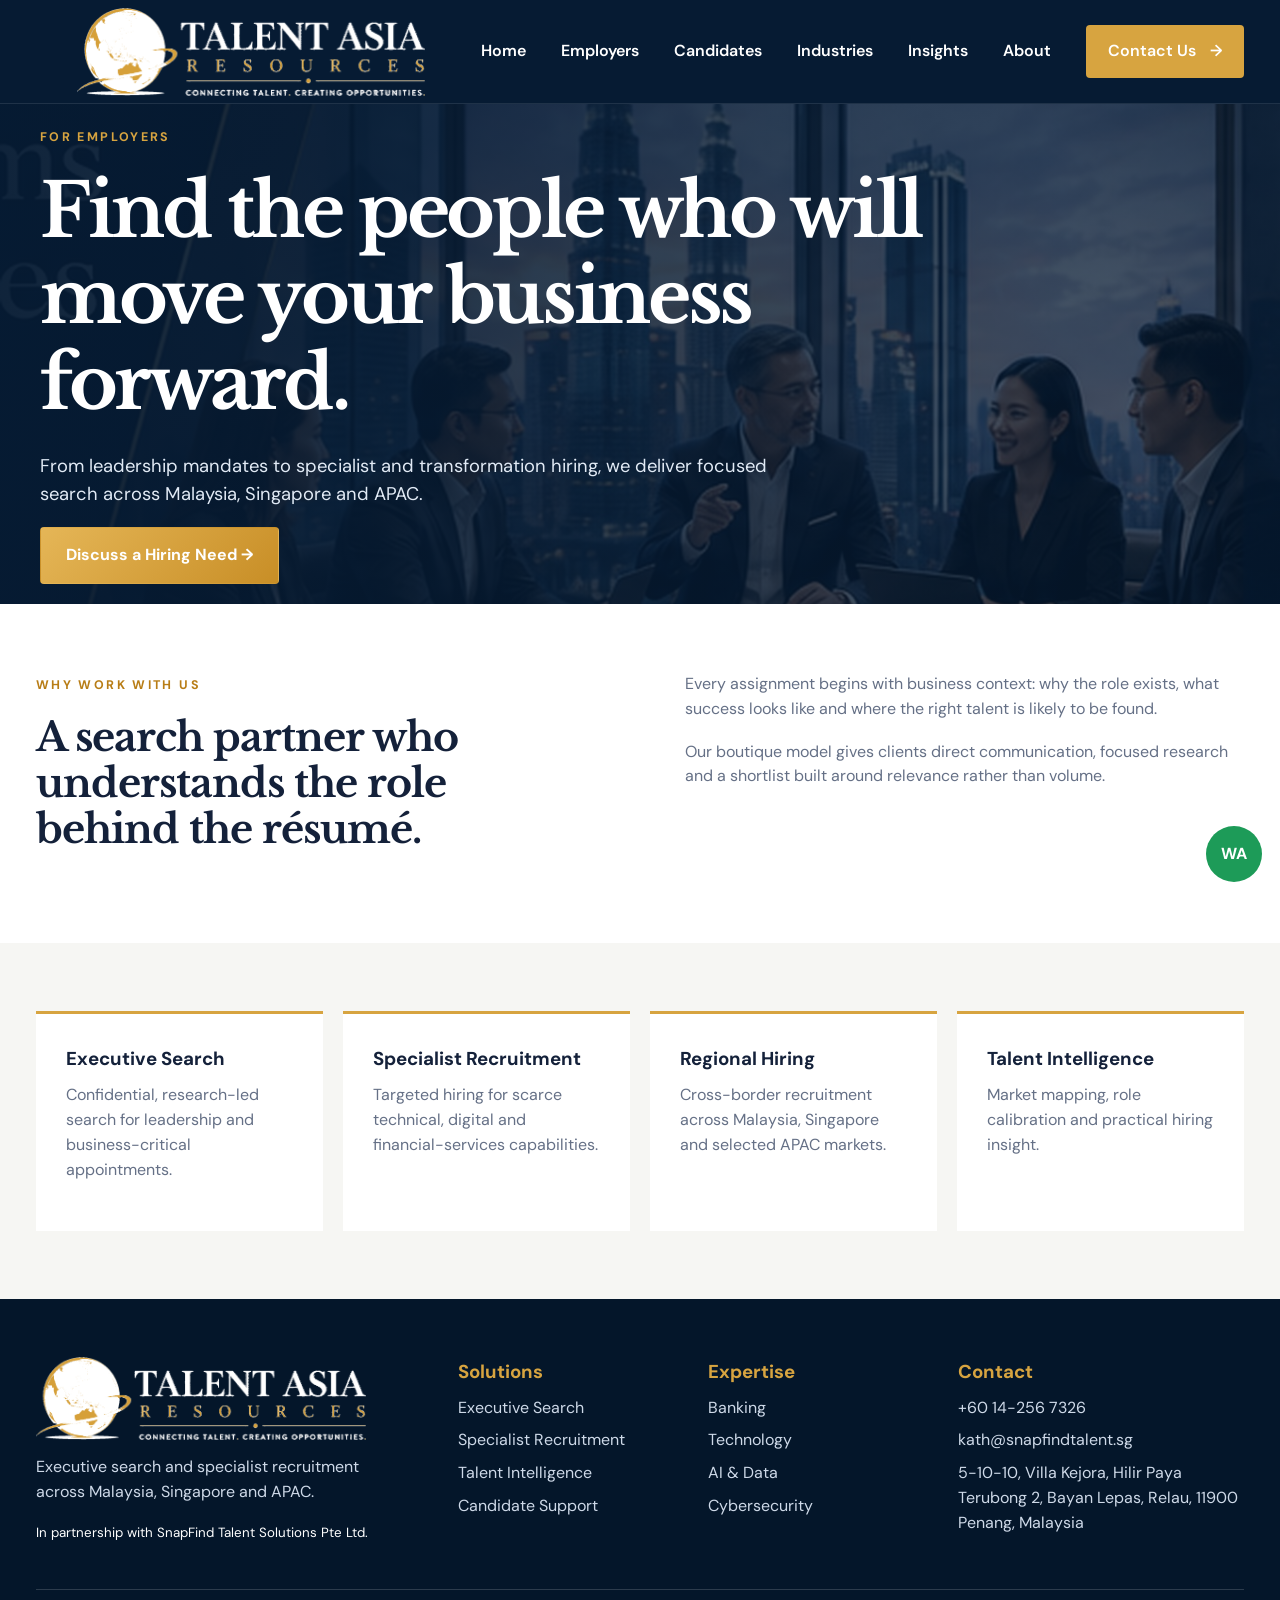
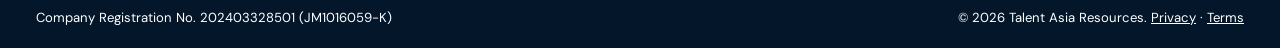
<file: employers.html>
<!doctype html>
<html lang="en">
<head>
<meta charset="utf-8">
<meta name="viewport" content="width=device-width, initial-scale=1">
<title>Employers | Talent Asia Resources</title>
<meta name="description" content="Executive search and specialist recruitment support for employers.">
<meta name="theme-color" content="#061b33">
<link rel="icon" href="images/favicon.png">
<link rel="preconnect" href="https://fonts.googleapis.com">
<link rel="preconnect" href="https://fonts.gstatic.com" crossorigin>
<link href="https://fonts.googleapis.com/css2?family=DM+Sans:wght@400;500;600;700&family=Libre+Baskerville:wght@400;700&display=swap" rel="stylesheet">
<link rel="stylesheet" href="css/style.css">
</head>
<body>

<header class="site-header">
  <div class="shell nav-shell">
    <a class="brand" href="index.html" aria-label="Talent Asia Resources home">
      <img src="images/logo-premium-white.png" alt="Talent Asia Resources">
    </a>
    <button class="menu-toggle" aria-label="Open navigation" aria-expanded="false"><span></span><span></span><span></span></button>
    <nav class="main-nav" aria-label="Main navigation">
      <a href="index.html">Home</a>
      <a href="employers.html">Employers</a>
      <a href="candidates.html">Candidates</a>
      <a href="industries.html">Industries</a>
      <a href="insights.html">Insights</a>
      <a href="about.html">About</a>
      <a class="nav-cta" href="contact.html">Contact Us <span>→</span></a>
    </nav>
  </div>
</header>

<main><section class="page-hero employers-hero"><div class="shell"><span class="kicker">For Employers</span><h1>Find the people who will move your business forward.</h1><p>From leadership mandates to specialist and transformation hiring, we deliver focused search across Malaysia, Singapore and APAC.</p><a class="btn gold" href="contact.html">Discuss a Hiring Need →</a></div></section>
<section class="section"><div class="shell two-col"><div><span class="kicker gold-text">Why Work With Us</span><h2>A search partner who understands the role behind the résumé.</h2></div><div><p>Every assignment begins with business context: why the role exists, what success looks like and where the right talent is likely to be found.</p><p>Our boutique model gives clients direct communication, focused research and a shortlist built around relevance rather than volume.</p></div></div></section>
<section class="section pale"><div class="shell card-grid"><article><h3>Executive Search</h3><p>Confidential, research-led search for leadership and business-critical appointments.</p></article><article><h3>Specialist Recruitment</h3><p>Targeted hiring for scarce technical, digital and financial-services capabilities.</p></article><article><h3>Regional Hiring</h3><p>Cross-border recruitment across Malaysia, Singapore and selected APAC markets.</p></article><article><h3>Talent Intelligence</h3><p>Market mapping, role calibration and practical hiring insight.</p></article></div></section></main>

<footer class="site-footer">
  <div class="shell footer-grid">
    <div class="footer-brand">
      <img src="images/logo-premium-white.png" alt="Talent Asia Resources">
      <p>Executive search and specialist recruitment across Malaysia, Singapore and APAC.</p>
      <small>In partnership with SnapFind Talent Solutions Pte Ltd.</small>
    </div>
    <div><h3>Solutions</h3><a href="employers.html">Executive Search</a><a href="services.html">Specialist Recruitment</a><a href="services.html">Talent Intelligence</a><a href="candidates.html">Candidate Support</a></div>
    <div><h3>Expertise</h3><a href="banking-recruitment.html">Banking</a><a href="technology-recruitment.html">Technology</a><a href="ai-data-recruitment.html">AI & Data</a><a href="cybersecurity-recruitment.html">Cybersecurity</a></div>
    <div><h3>Contact</h3><a href="tel:+60142567326">+60 14-256 7326</a><a href="mailto:kath@snapfindtalent.sg">kath@snapfindtalent.sg</a><p>5-10-10, Villa Kejora, Hilir Paya Terubong 2, Bayan Lepas, Relau, 11900 Penang, Malaysia</p></div>
  </div>
  <div class="shell footer-bottom"><span>Company Registration No. 202403328501 (JM1016059-K)</span><span>© 2026 Talent Asia Resources. <a href="privacy.html">Privacy</a> · <a href="terms.html">Terms</a></span></div>
</footer>
<a class="whatsapp" href="https://wa.me/60142567326" target="_blank" rel="noopener" aria-label="WhatsApp Talent Asia Resources">WA</a>
<button class="to-top" aria-label="Back to top">↑</button>
<script src="js/script.js"></script>

</body>
</html>
</file>
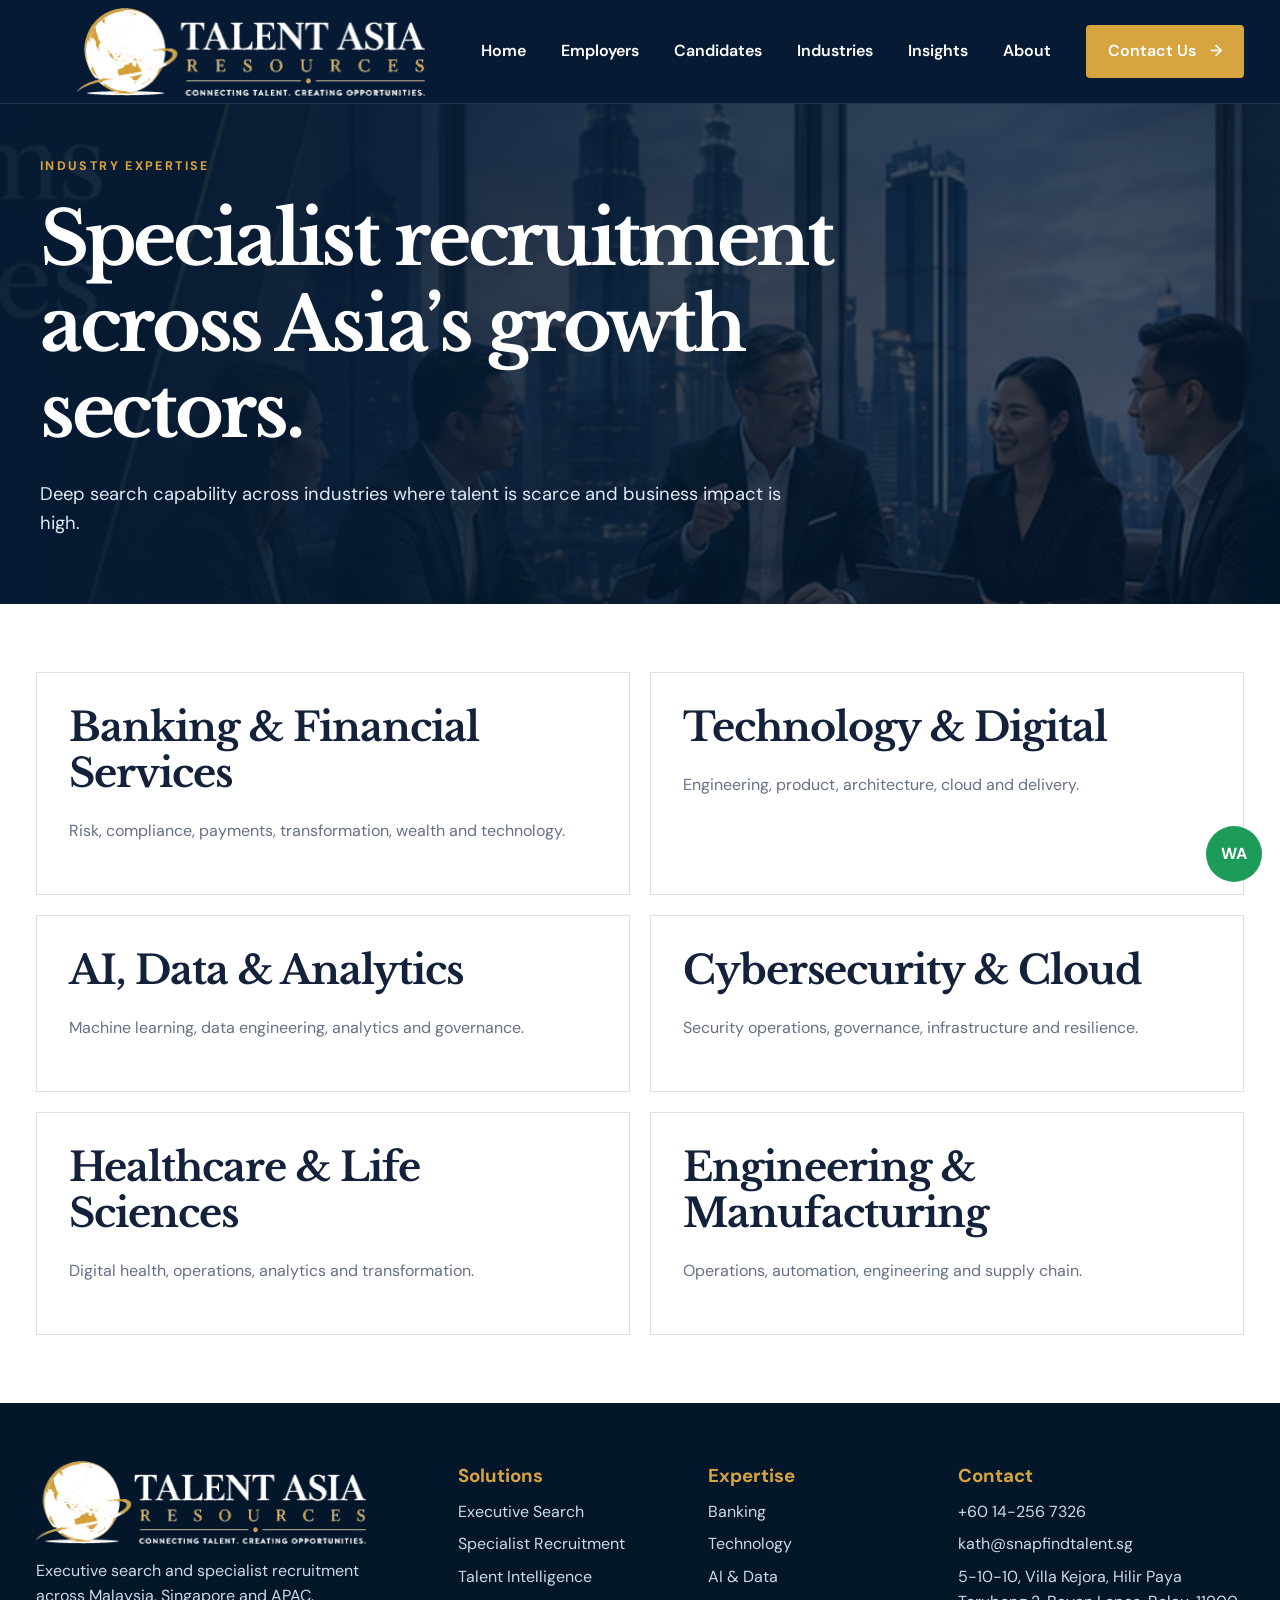
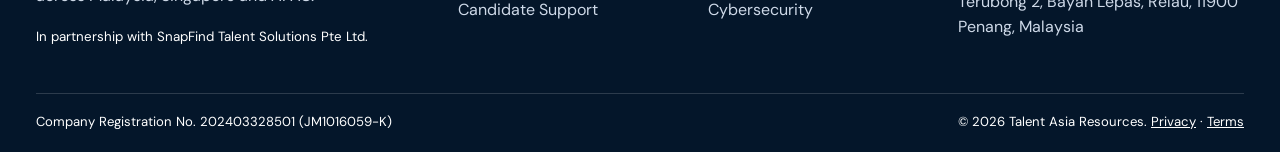
<file: industries.html>
<!doctype html>
<html lang="en">
<head>
<meta charset="utf-8">
<meta name="viewport" content="width=device-width, initial-scale=1">
<title>Industries | Talent Asia Resources</title>
<meta name="description" content="Recruitment expertise across banking, technology, AI, data, cybersecurity and more.">
<meta name="theme-color" content="#061b33">
<link rel="icon" href="images/favicon.png">
<link rel="preconnect" href="https://fonts.googleapis.com">
<link rel="preconnect" href="https://fonts.gstatic.com" crossorigin>
<link href="https://fonts.googleapis.com/css2?family=DM+Sans:wght@400;500;600;700&family=Libre+Baskerville:wght@400;700&display=swap" rel="stylesheet">
<link rel="stylesheet" href="css/style.css">
</head>
<body>

<header class="site-header">
  <div class="shell nav-shell">
    <a class="brand" href="index.html" aria-label="Talent Asia Resources home">
      <img src="images/logo-premium-white.png" alt="Talent Asia Resources">
    </a>
    <button class="menu-toggle" aria-label="Open navigation" aria-expanded="false"><span></span><span></span><span></span></button>
    <nav class="main-nav" aria-label="Main navigation">
      <a href="index.html">Home</a>
      <a href="employers.html">Employers</a>
      <a href="candidates.html">Candidates</a>
      <a href="industries.html">Industries</a>
      <a href="insights.html">Insights</a>
      <a href="about.html">About</a>
      <a class="nav-cta" href="contact.html">Contact Us <span>→</span></a>
    </nav>
  </div>
</header>

<main><section class="page-hero industries-hero"><div class="shell"><span class="kicker">Industry Expertise</span><h1>Specialist recruitment across Asia’s growth sectors.</h1><p>Deep search capability across industries where talent is scarce and business impact is high.</p></div></section>
<section class="section"><div class="shell sectors-page"><a href="banking-recruitment.html"><h2>Banking & Financial Services</h2><p>Risk, compliance, payments, transformation, wealth and technology.</p></a><a href="technology-recruitment.html"><h2>Technology & Digital</h2><p>Engineering, product, architecture, cloud and delivery.</p></a><a href="ai-data-recruitment.html"><h2>AI, Data & Analytics</h2><p>Machine learning, data engineering, analytics and governance.</p></a><a href="cybersecurity-recruitment.html"><h2>Cybersecurity & Cloud</h2><p>Security operations, governance, infrastructure and resilience.</p></a><a href="#"><h2>Healthcare & Life Sciences</h2><p>Digital health, operations, analytics and transformation.</p></a><a href="#"><h2>Engineering & Manufacturing</h2><p>Operations, automation, engineering and supply chain.</p></a></div></section></main>

<footer class="site-footer">
  <div class="shell footer-grid">
    <div class="footer-brand">
      <img src="images/logo-premium-white.png" alt="Talent Asia Resources">
      <p>Executive search and specialist recruitment across Malaysia, Singapore and APAC.</p>
      <small>In partnership with SnapFind Talent Solutions Pte Ltd.</small>
    </div>
    <div><h3>Solutions</h3><a href="employers.html">Executive Search</a><a href="services.html">Specialist Recruitment</a><a href="services.html">Talent Intelligence</a><a href="candidates.html">Candidate Support</a></div>
    <div><h3>Expertise</h3><a href="banking-recruitment.html">Banking</a><a href="technology-recruitment.html">Technology</a><a href="ai-data-recruitment.html">AI & Data</a><a href="cybersecurity-recruitment.html">Cybersecurity</a></div>
    <div><h3>Contact</h3><a href="tel:+60142567326">+60 14-256 7326</a><a href="mailto:kath@snapfindtalent.sg">kath@snapfindtalent.sg</a><p>5-10-10, Villa Kejora, Hilir Paya Terubong 2, Bayan Lepas, Relau, 11900 Penang, Malaysia</p></div>
  </div>
  <div class="shell footer-bottom"><span>Company Registration No. 202403328501 (JM1016059-K)</span><span>© 2026 Talent Asia Resources. <a href="privacy.html">Privacy</a> · <a href="terms.html">Terms</a></span></div>
</footer>
<a class="whatsapp" href="https://wa.me/60142567326" target="_blank" rel="noopener" aria-label="WhatsApp Talent Asia Resources">WA</a>
<button class="to-top" aria-label="Back to top">↑</button>
<script src="js/script.js"></script>

</body>
</html>
</file>
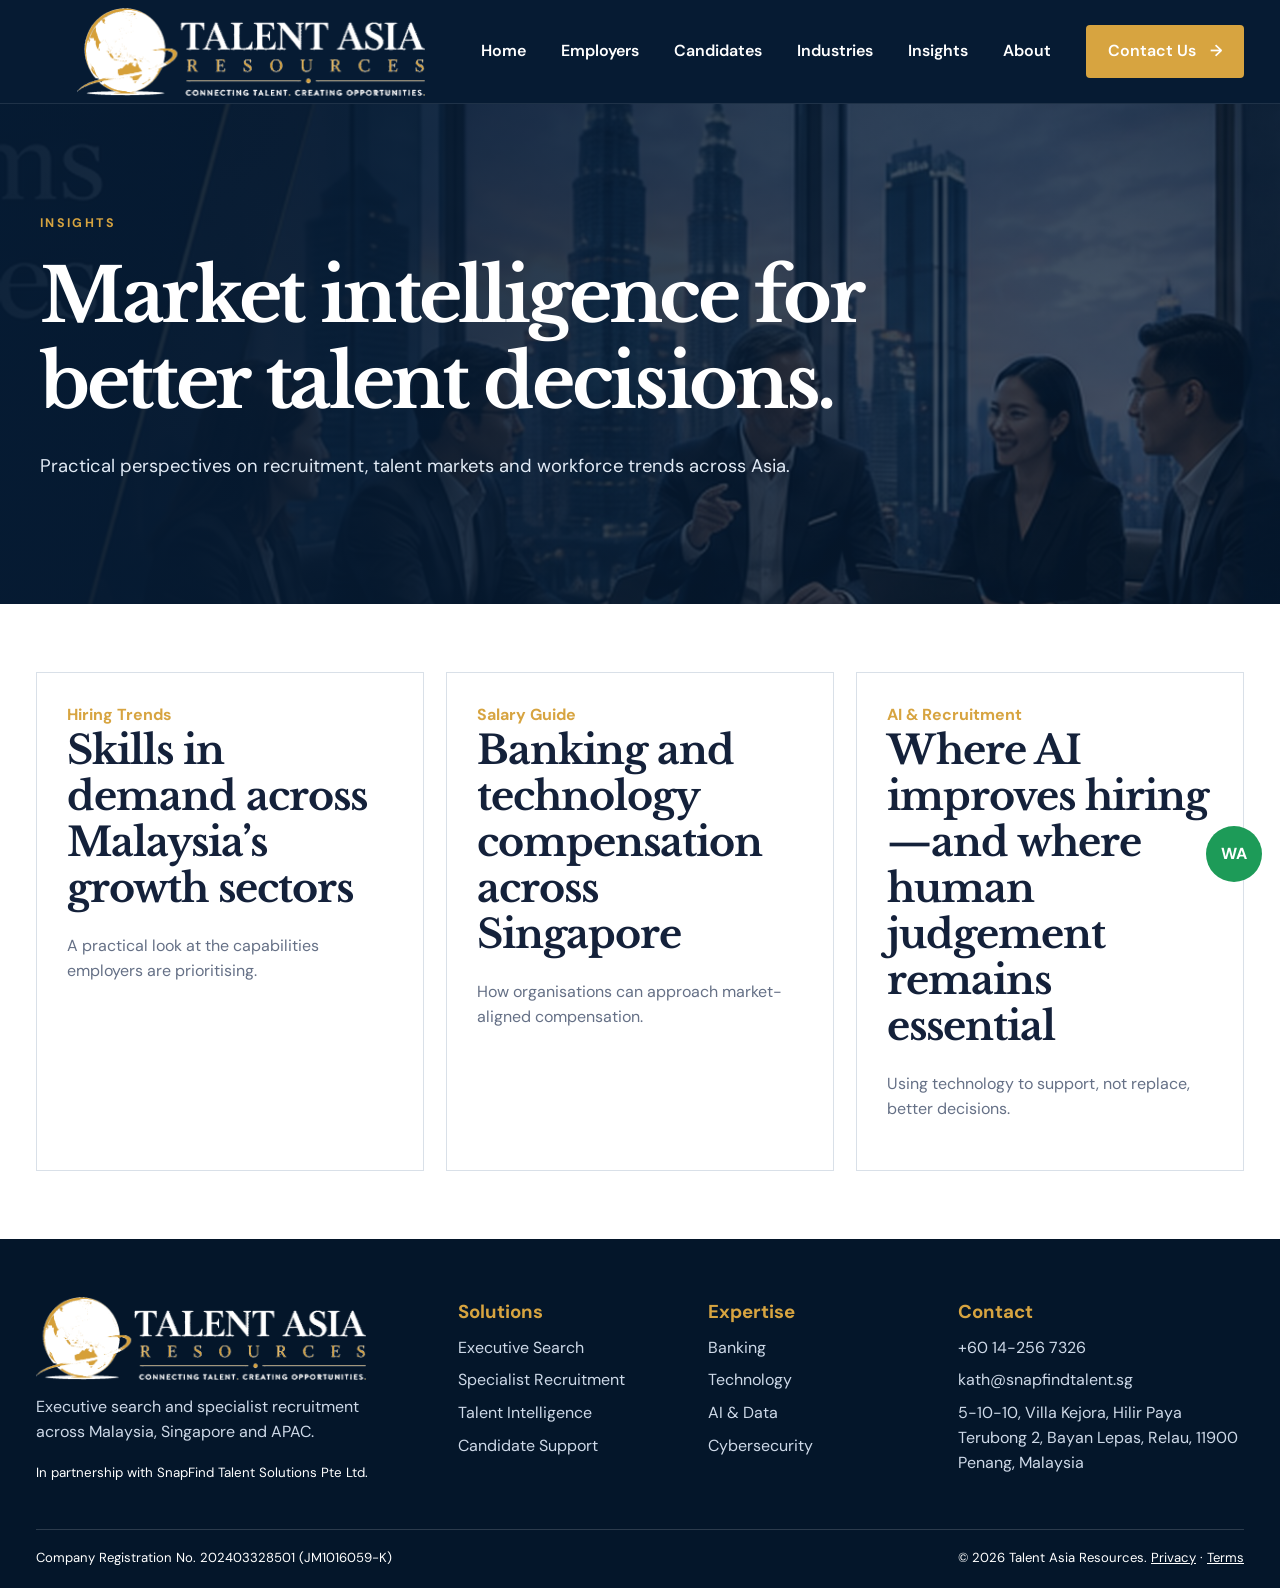
<file: insights.html>
<!doctype html>
<html lang="en">
<head>
<meta charset="utf-8">
<meta name="viewport" content="width=device-width, initial-scale=1">
<title>Insights | Talent Asia Resources</title>
<meta name="description" content="Recruitment and hiring market insights.">
<meta name="theme-color" content="#061b33">
<link rel="icon" href="images/favicon.png">
<link rel="preconnect" href="https://fonts.googleapis.com">
<link rel="preconnect" href="https://fonts.gstatic.com" crossorigin>
<link href="https://fonts.googleapis.com/css2?family=DM+Sans:wght@400;500;600;700&family=Libre+Baskerville:wght@400;700&display=swap" rel="stylesheet">
<link rel="stylesheet" href="css/style.css">
</head>
<body>

<header class="site-header">
  <div class="shell nav-shell">
    <a class="brand" href="index.html" aria-label="Talent Asia Resources home">
      <img src="images/logo-premium-white.png" alt="Talent Asia Resources">
    </a>
    <button class="menu-toggle" aria-label="Open navigation" aria-expanded="false"><span></span><span></span><span></span></button>
    <nav class="main-nav" aria-label="Main navigation">
      <a href="index.html">Home</a>
      <a href="employers.html">Employers</a>
      <a href="candidates.html">Candidates</a>
      <a href="industries.html">Industries</a>
      <a href="insights.html">Insights</a>
      <a href="about.html">About</a>
      <a class="nav-cta" href="contact.html">Contact Us <span>→</span></a>
    </nav>
  </div>
</header>

<main><section class="page-hero insights-hero"><div class="shell"><span class="kicker">Insights</span><h1>Market intelligence for better talent decisions.</h1><p>Practical perspectives on recruitment, talent markets and workforce trends across Asia.</p></div></section>
<section class="section"><div class="shell article-grid"><article><span>Hiring Trends</span><h2>Skills in demand across Malaysia’s growth sectors</h2><p>A practical look at the capabilities employers are prioritising.</p></article><article><span>Salary Guide</span><h2>Banking and technology compensation across Singapore</h2><p>How organisations can approach market-aligned compensation.</p></article><article><span>AI & Recruitment</span><h2>Where AI improves hiring—and where human judgement remains essential</h2><p>Using technology to support, not replace, better decisions.</p></article></div></section></main>

<footer class="site-footer">
  <div class="shell footer-grid">
    <div class="footer-brand">
      <img src="images/logo-premium-white.png" alt="Talent Asia Resources">
      <p>Executive search and specialist recruitment across Malaysia, Singapore and APAC.</p>
      <small>In partnership with SnapFind Talent Solutions Pte Ltd.</small>
    </div>
    <div><h3>Solutions</h3><a href="employers.html">Executive Search</a><a href="services.html">Specialist Recruitment</a><a href="services.html">Talent Intelligence</a><a href="candidates.html">Candidate Support</a></div>
    <div><h3>Expertise</h3><a href="banking-recruitment.html">Banking</a><a href="technology-recruitment.html">Technology</a><a href="ai-data-recruitment.html">AI & Data</a><a href="cybersecurity-recruitment.html">Cybersecurity</a></div>
    <div><h3>Contact</h3><a href="tel:+60142567326">+60 14-256 7326</a><a href="mailto:kath@snapfindtalent.sg">kath@snapfindtalent.sg</a><p>5-10-10, Villa Kejora, Hilir Paya Terubong 2, Bayan Lepas, Relau, 11900 Penang, Malaysia</p></div>
  </div>
  <div class="shell footer-bottom"><span>Company Registration No. 202403328501 (JM1016059-K)</span><span>© 2026 Talent Asia Resources. <a href="privacy.html">Privacy</a> · <a href="terms.html">Terms</a></span></div>
</footer>
<a class="whatsapp" href="https://wa.me/60142567326" target="_blank" rel="noopener" aria-label="WhatsApp Talent Asia Resources">WA</a>
<button class="to-top" aria-label="Back to top">↑</button>
<script src="js/script.js"></script>

</body>
</html>
</file>
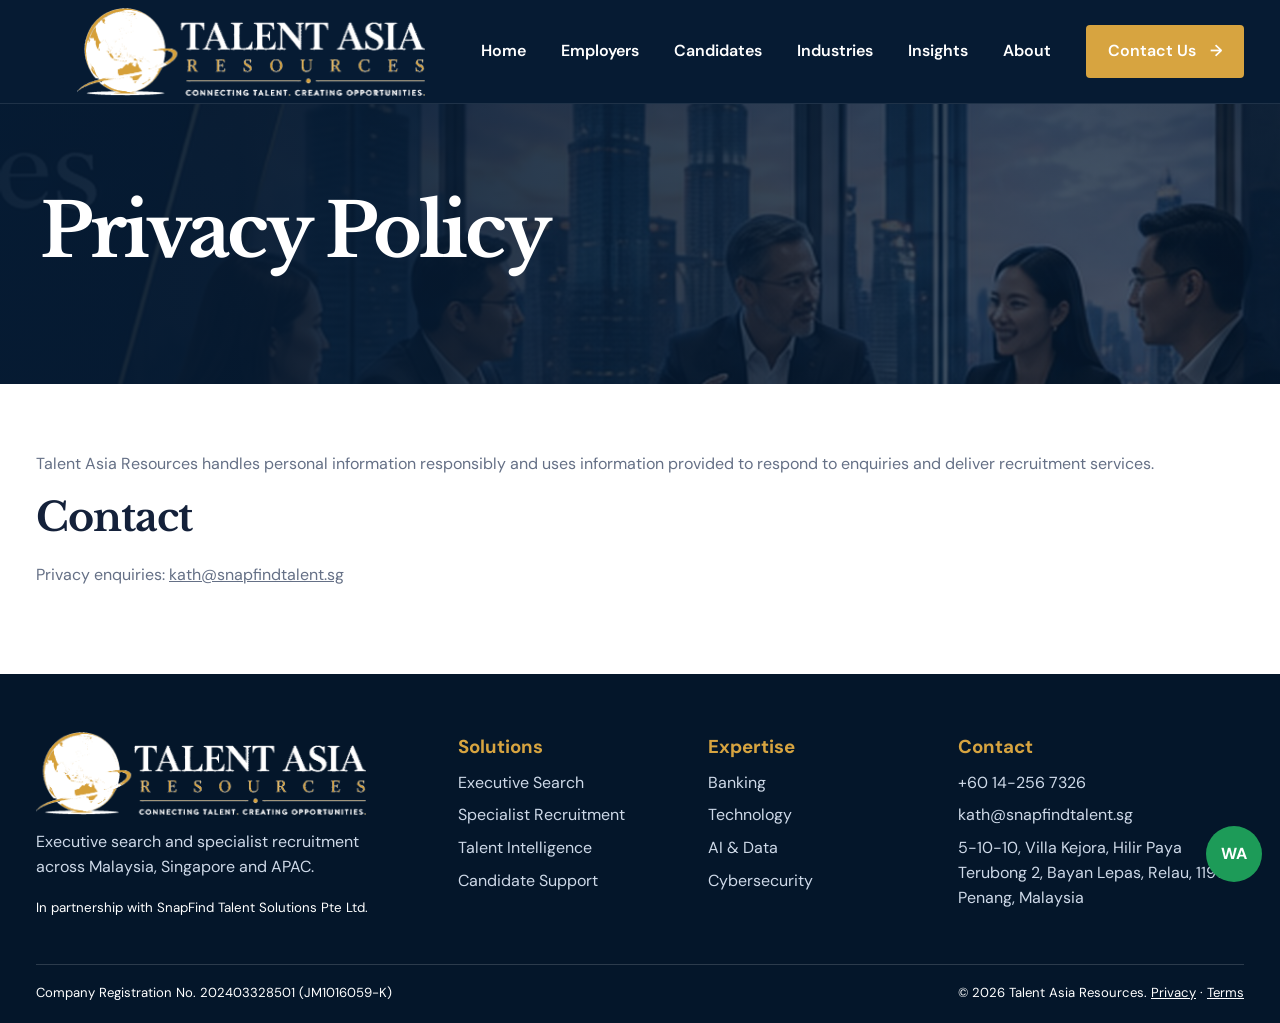
<file: privacy.html>
<!doctype html>
<html lang="en">
<head>
<meta charset="utf-8">
<meta name="viewport" content="width=device-width, initial-scale=1">
<title>Privacy Policy | Talent Asia Resources</title>
<meta name="description" content="Privacy policy.">
<meta name="theme-color" content="#061b33">
<link rel="icon" href="images/favicon.png">
<link rel="preconnect" href="https://fonts.googleapis.com">
<link rel="preconnect" href="https://fonts.gstatic.com" crossorigin>
<link href="https://fonts.googleapis.com/css2?family=DM+Sans:wght@400;500;600;700&family=Libre+Baskerville:wght@400;700&display=swap" rel="stylesheet">
<link rel="stylesheet" href="css/style.css">
</head>
<body>

<header class="site-header">
  <div class="shell nav-shell">
    <a class="brand" href="index.html" aria-label="Talent Asia Resources home">
      <img src="images/logo-premium-white.png" alt="Talent Asia Resources">
    </a>
    <button class="menu-toggle" aria-label="Open navigation" aria-expanded="false"><span></span><span></span><span></span></button>
    <nav class="main-nav" aria-label="Main navigation">
      <a href="index.html">Home</a>
      <a href="employers.html">Employers</a>
      <a href="candidates.html">Candidates</a>
      <a href="industries.html">Industries</a>
      <a href="insights.html">Insights</a>
      <a href="about.html">About</a>
      <a class="nav-cta" href="contact.html">Contact Us <span>→</span></a>
    </nav>
  </div>
</header>

<main><section class='page-hero small'><div class='shell'><h1>Privacy Policy</h1></div></section><section class='section legal'><div class='shell'><p>Talent Asia Resources handles personal information responsibly and uses information provided to respond to enquiries and deliver recruitment services.</p><h2>Contact</h2><p>Privacy enquiries: <a href='mailto:kath@snapfindtalent.sg'>kath@snapfindtalent.sg</a></p></div></section></main>

<footer class="site-footer">
  <div class="shell footer-grid">
    <div class="footer-brand">
      <img src="images/logo-premium-white.png" alt="Talent Asia Resources">
      <p>Executive search and specialist recruitment across Malaysia, Singapore and APAC.</p>
      <small>In partnership with SnapFind Talent Solutions Pte Ltd.</small>
    </div>
    <div><h3>Solutions</h3><a href="employers.html">Executive Search</a><a href="services.html">Specialist Recruitment</a><a href="services.html">Talent Intelligence</a><a href="candidates.html">Candidate Support</a></div>
    <div><h3>Expertise</h3><a href="banking-recruitment.html">Banking</a><a href="technology-recruitment.html">Technology</a><a href="ai-data-recruitment.html">AI & Data</a><a href="cybersecurity-recruitment.html">Cybersecurity</a></div>
    <div><h3>Contact</h3><a href="tel:+60142567326">+60 14-256 7326</a><a href="mailto:kath@snapfindtalent.sg">kath@snapfindtalent.sg</a><p>5-10-10, Villa Kejora, Hilir Paya Terubong 2, Bayan Lepas, Relau, 11900 Penang, Malaysia</p></div>
  </div>
  <div class="shell footer-bottom"><span>Company Registration No. 202403328501 (JM1016059-K)</span><span>© 2026 Talent Asia Resources. <a href="privacy.html">Privacy</a> · <a href="terms.html">Terms</a></span></div>
</footer>
<a class="whatsapp" href="https://wa.me/60142567326" target="_blank" rel="noopener" aria-label="WhatsApp Talent Asia Resources">WA</a>
<button class="to-top" aria-label="Back to top">↑</button>
<script src="js/script.js"></script>

</body>
</html>
</file>
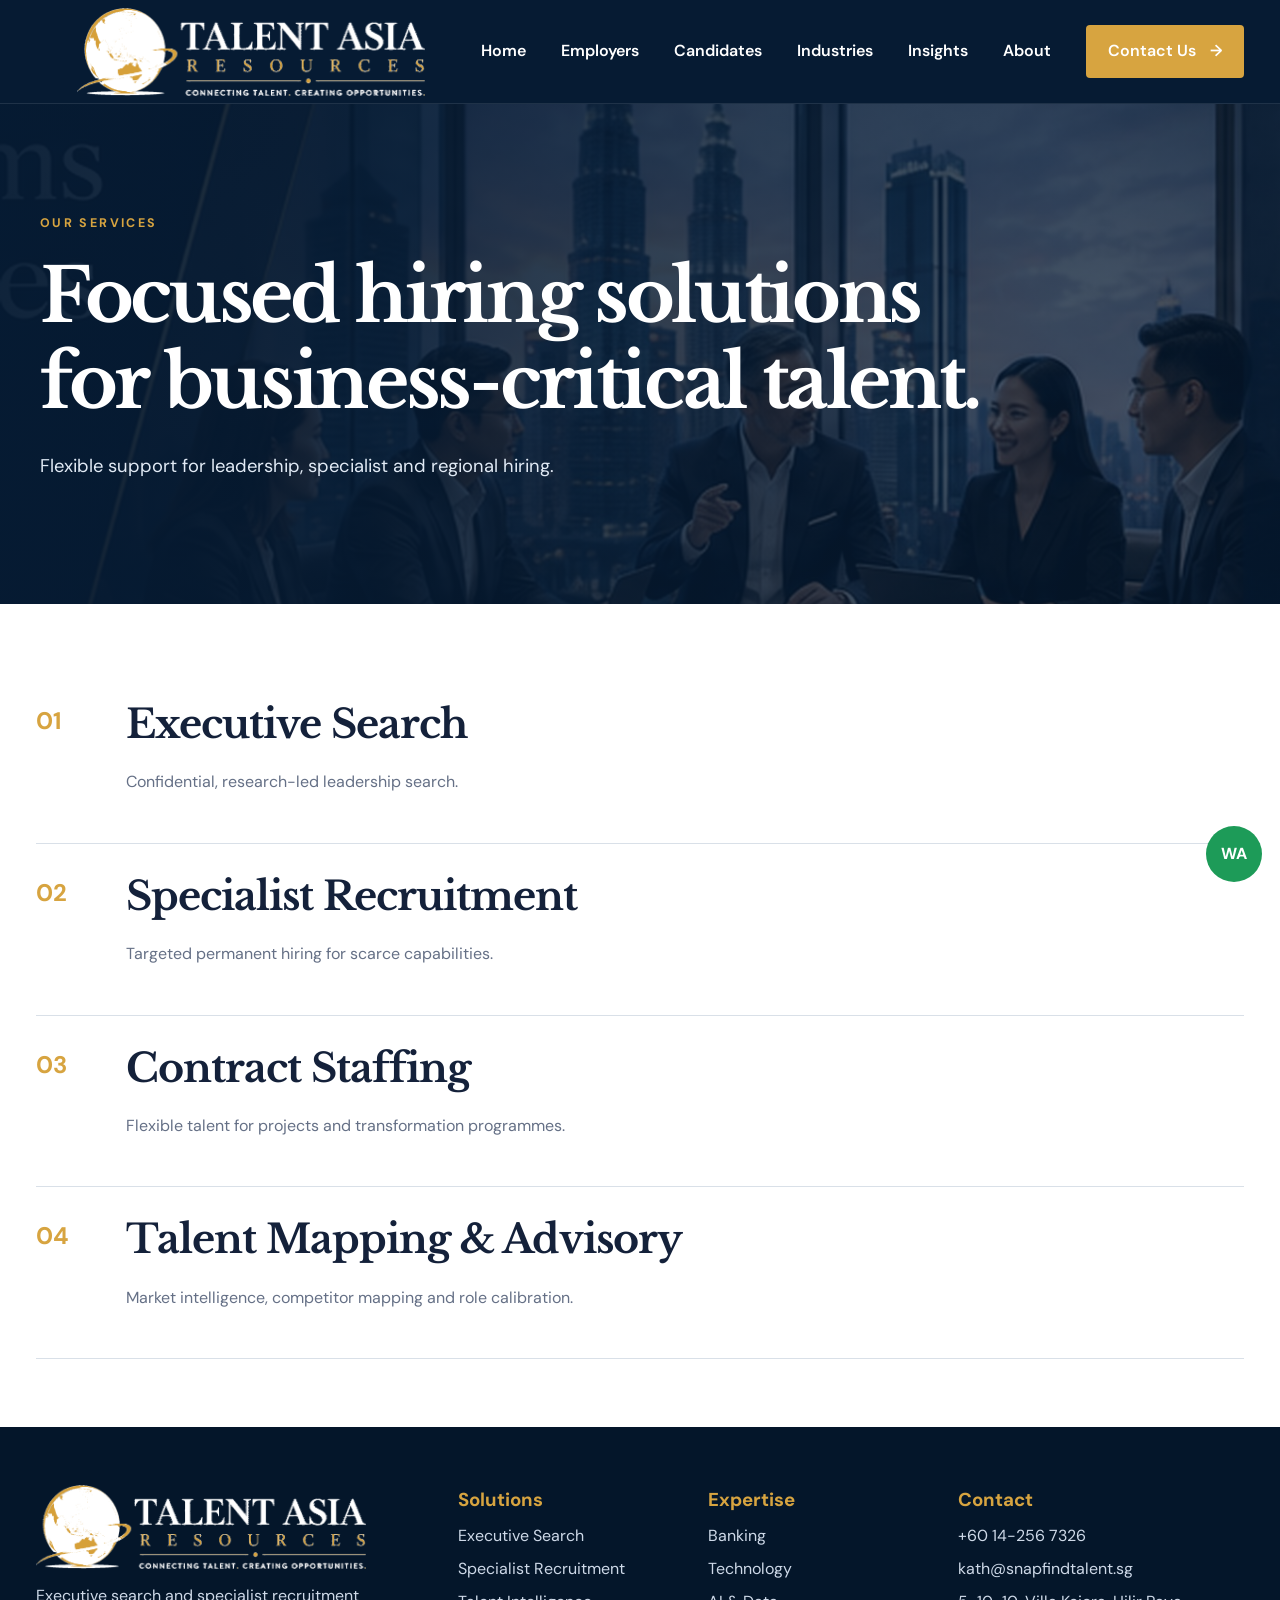
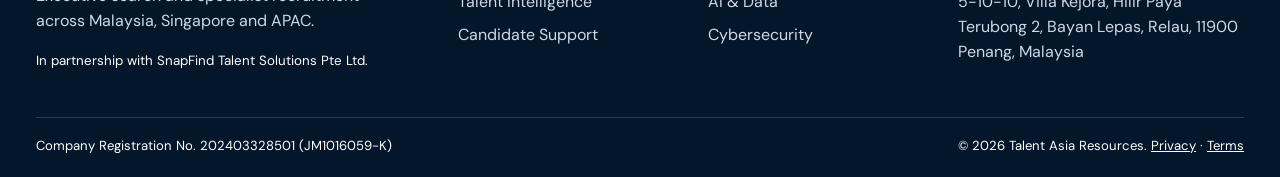
<file: services.html>
<!doctype html>
<html lang="en">
<head>
<meta charset="utf-8">
<meta name="viewport" content="width=device-width, initial-scale=1">
<title>Services | Talent Asia Resources</title>
<meta name="description" content="Executive search, specialist recruitment and talent intelligence.">
<meta name="theme-color" content="#061b33">
<link rel="icon" href="images/favicon.png">
<link rel="preconnect" href="https://fonts.googleapis.com">
<link rel="preconnect" href="https://fonts.gstatic.com" crossorigin>
<link href="https://fonts.googleapis.com/css2?family=DM+Sans:wght@400;500;600;700&family=Libre+Baskerville:wght@400;700&display=swap" rel="stylesheet">
<link rel="stylesheet" href="css/style.css">
</head>
<body>

<header class="site-header">
  <div class="shell nav-shell">
    <a class="brand" href="index.html" aria-label="Talent Asia Resources home">
      <img src="images/logo-premium-white.png" alt="Talent Asia Resources">
    </a>
    <button class="menu-toggle" aria-label="Open navigation" aria-expanded="false"><span></span><span></span><span></span></button>
    <nav class="main-nav" aria-label="Main navigation">
      <a href="index.html">Home</a>
      <a href="employers.html">Employers</a>
      <a href="candidates.html">Candidates</a>
      <a href="industries.html">Industries</a>
      <a href="insights.html">Insights</a>
      <a href="about.html">About</a>
      <a class="nav-cta" href="contact.html">Contact Us <span>→</span></a>
    </nav>
  </div>
</header>

<main><section class="page-hero services-hero"><div class="shell"><span class="kicker">Our Services</span><h1>Focused hiring solutions for business-critical talent.</h1><p>Flexible support for leadership, specialist and regional hiring.</p></div></section>
<section class="section"><div class="shell service-stack"><article><b>01</b><div><h2>Executive Search</h2><p>Confidential, research-led leadership search.</p></div></article><article><b>02</b><div><h2>Specialist Recruitment</h2><p>Targeted permanent hiring for scarce capabilities.</p></div></article><article><b>03</b><div><h2>Contract Staffing</h2><p>Flexible talent for projects and transformation programmes.</p></div></article><article><b>04</b><div><h2>Talent Mapping & Advisory</h2><p>Market intelligence, competitor mapping and role calibration.</p></div></article></div></section></main>

<footer class="site-footer">
  <div class="shell footer-grid">
    <div class="footer-brand">
      <img src="images/logo-premium-white.png" alt="Talent Asia Resources">
      <p>Executive search and specialist recruitment across Malaysia, Singapore and APAC.</p>
      <small>In partnership with SnapFind Talent Solutions Pte Ltd.</small>
    </div>
    <div><h3>Solutions</h3><a href="employers.html">Executive Search</a><a href="services.html">Specialist Recruitment</a><a href="services.html">Talent Intelligence</a><a href="candidates.html">Candidate Support</a></div>
    <div><h3>Expertise</h3><a href="banking-recruitment.html">Banking</a><a href="technology-recruitment.html">Technology</a><a href="ai-data-recruitment.html">AI & Data</a><a href="cybersecurity-recruitment.html">Cybersecurity</a></div>
    <div><h3>Contact</h3><a href="tel:+60142567326">+60 14-256 7326</a><a href="mailto:kath@snapfindtalent.sg">kath@snapfindtalent.sg</a><p>5-10-10, Villa Kejora, Hilir Paya Terubong 2, Bayan Lepas, Relau, 11900 Penang, Malaysia</p></div>
  </div>
  <div class="shell footer-bottom"><span>Company Registration No. 202403328501 (JM1016059-K)</span><span>© 2026 Talent Asia Resources. <a href="privacy.html">Privacy</a> · <a href="terms.html">Terms</a></span></div>
</footer>
<a class="whatsapp" href="https://wa.me/60142567326" target="_blank" rel="noopener" aria-label="WhatsApp Talent Asia Resources">WA</a>
<button class="to-top" aria-label="Back to top">↑</button>
<script src="js/script.js"></script>

</body>
</html>
</file>
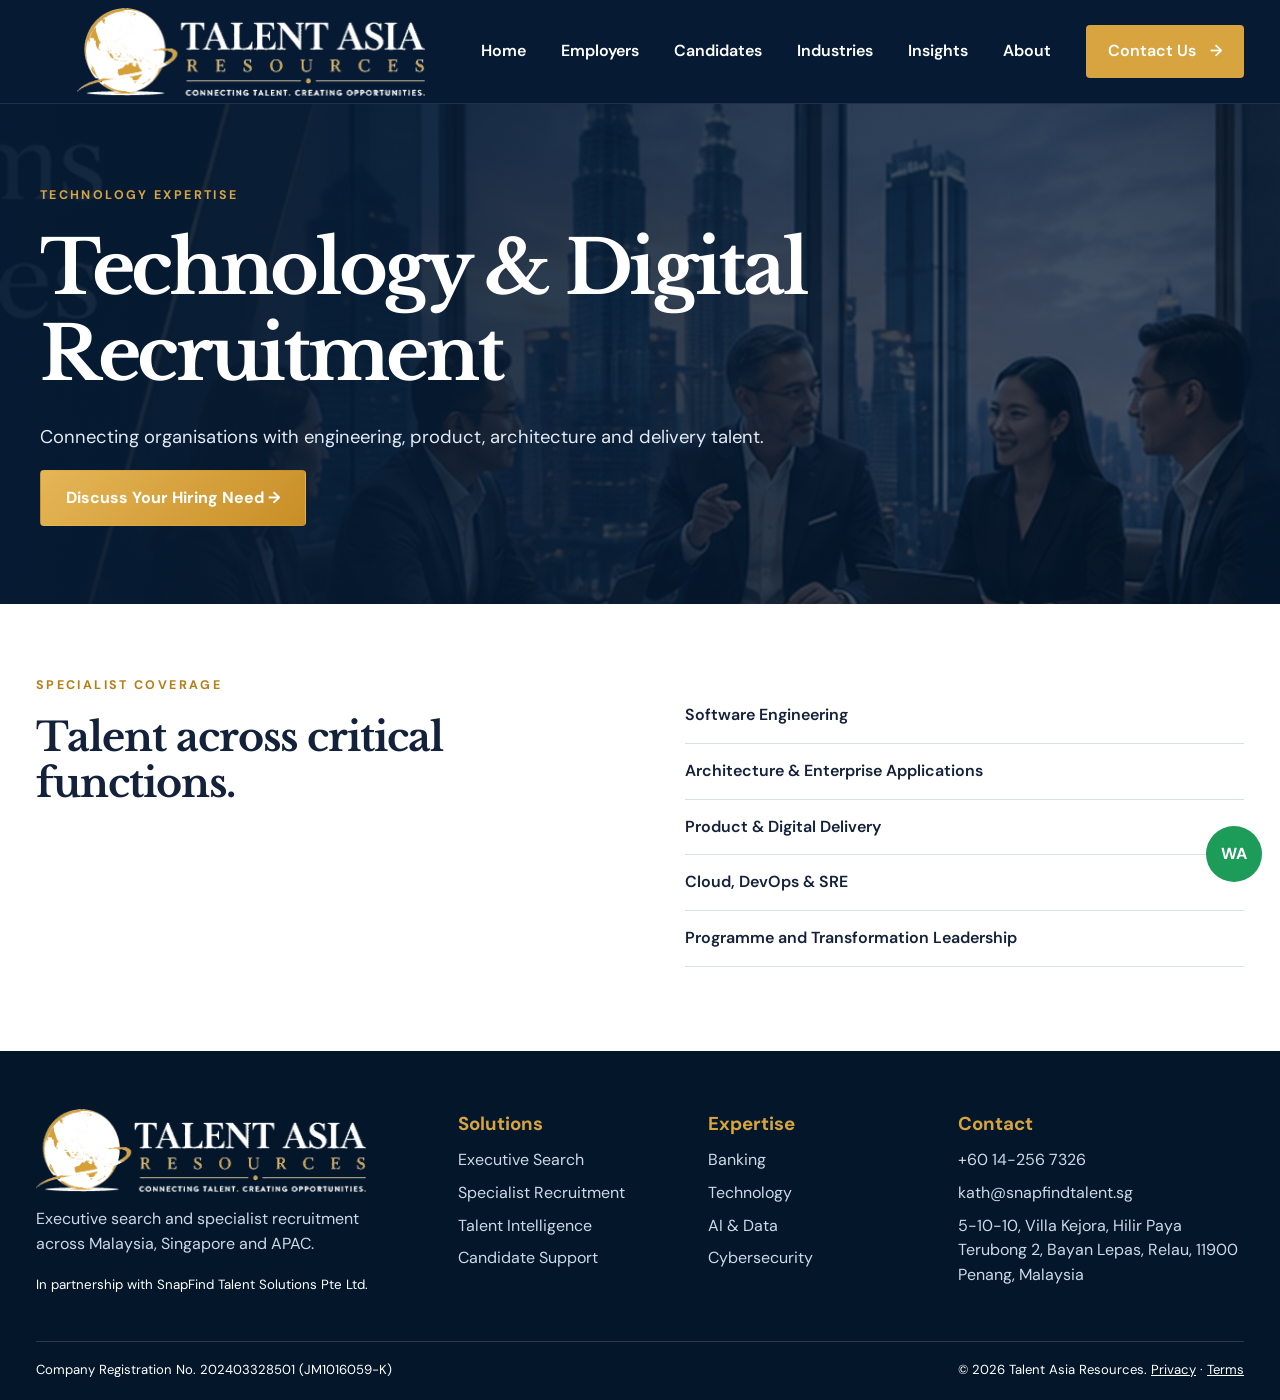
<file: technology-recruitment.html>
<!doctype html>
<html lang="en">
<head>
<meta charset="utf-8">
<meta name="viewport" content="width=device-width, initial-scale=1">
<title>Technology Recruitment | Talent Asia Resources</title>
<meta name="description" content="Technology and digital recruitment.">
<meta name="theme-color" content="#061b33">
<link rel="icon" href="images/favicon.png">
<link rel="preconnect" href="https://fonts.googleapis.com">
<link rel="preconnect" href="https://fonts.gstatic.com" crossorigin>
<link href="https://fonts.googleapis.com/css2?family=DM+Sans:wght@400;500;600;700&family=Libre+Baskerville:wght@400;700&display=swap" rel="stylesheet">
<link rel="stylesheet" href="css/style.css">
</head>
<body>

<header class="site-header">
  <div class="shell nav-shell">
    <a class="brand" href="index.html" aria-label="Talent Asia Resources home">
      <img src="images/logo-premium-white.png" alt="Talent Asia Resources">
    </a>
    <button class="menu-toggle" aria-label="Open navigation" aria-expanded="false"><span></span><span></span><span></span></button>
    <nav class="main-nav" aria-label="Main navigation">
      <a href="index.html">Home</a>
      <a href="employers.html">Employers</a>
      <a href="candidates.html">Candidates</a>
      <a href="industries.html">Industries</a>
      <a href="insights.html">Insights</a>
      <a href="about.html">About</a>
      <a class="nav-cta" href="contact.html">Contact Us <span>→</span></a>
    </nav>
  </div>
</header>

<main>
<section class="page-hero sector-hero" style="--sector:url('images/technology.jpg')"><div class="shell"><span class="kicker">Technology Expertise</span><h1>Technology & Digital Recruitment</h1><p>Connecting organisations with engineering, product, architecture and delivery talent.</p><a class="btn gold" href="contact.html">Discuss Your Hiring Need →</a></div></section>
<section class="section"><div class="shell two-col"><div><span class="kicker gold-text">Specialist Coverage</span><h2>Talent across critical functions.</h2></div><div><ul class="clean-list"><li>Software Engineering</li><li>Architecture & Enterprise Applications</li><li>Product & Digital Delivery</li><li>Cloud, DevOps & SRE</li><li>Programme and Transformation Leadership</li></ul></div></div></section>
</main>

<footer class="site-footer">
  <div class="shell footer-grid">
    <div class="footer-brand">
      <img src="images/logo-premium-white.png" alt="Talent Asia Resources">
      <p>Executive search and specialist recruitment across Malaysia, Singapore and APAC.</p>
      <small>In partnership with SnapFind Talent Solutions Pte Ltd.</small>
    </div>
    <div><h3>Solutions</h3><a href="employers.html">Executive Search</a><a href="services.html">Specialist Recruitment</a><a href="services.html">Talent Intelligence</a><a href="candidates.html">Candidate Support</a></div>
    <div><h3>Expertise</h3><a href="banking-recruitment.html">Banking</a><a href="technology-recruitment.html">Technology</a><a href="ai-data-recruitment.html">AI & Data</a><a href="cybersecurity-recruitment.html">Cybersecurity</a></div>
    <div><h3>Contact</h3><a href="tel:+60142567326">+60 14-256 7326</a><a href="mailto:kath@snapfindtalent.sg">kath@snapfindtalent.sg</a><p>5-10-10, Villa Kejora, Hilir Paya Terubong 2, Bayan Lepas, Relau, 11900 Penang, Malaysia</p></div>
  </div>
  <div class="shell footer-bottom"><span>Company Registration No. 202403328501 (JM1016059-K)</span><span>© 2026 Talent Asia Resources. <a href="privacy.html">Privacy</a> · <a href="terms.html">Terms</a></span></div>
</footer>
<a class="whatsapp" href="https://wa.me/60142567326" target="_blank" rel="noopener" aria-label="WhatsApp Talent Asia Resources">WA</a>
<button class="to-top" aria-label="Back to top">↑</button>
<script src="js/script.js"></script>

</body>
</html>
</file>
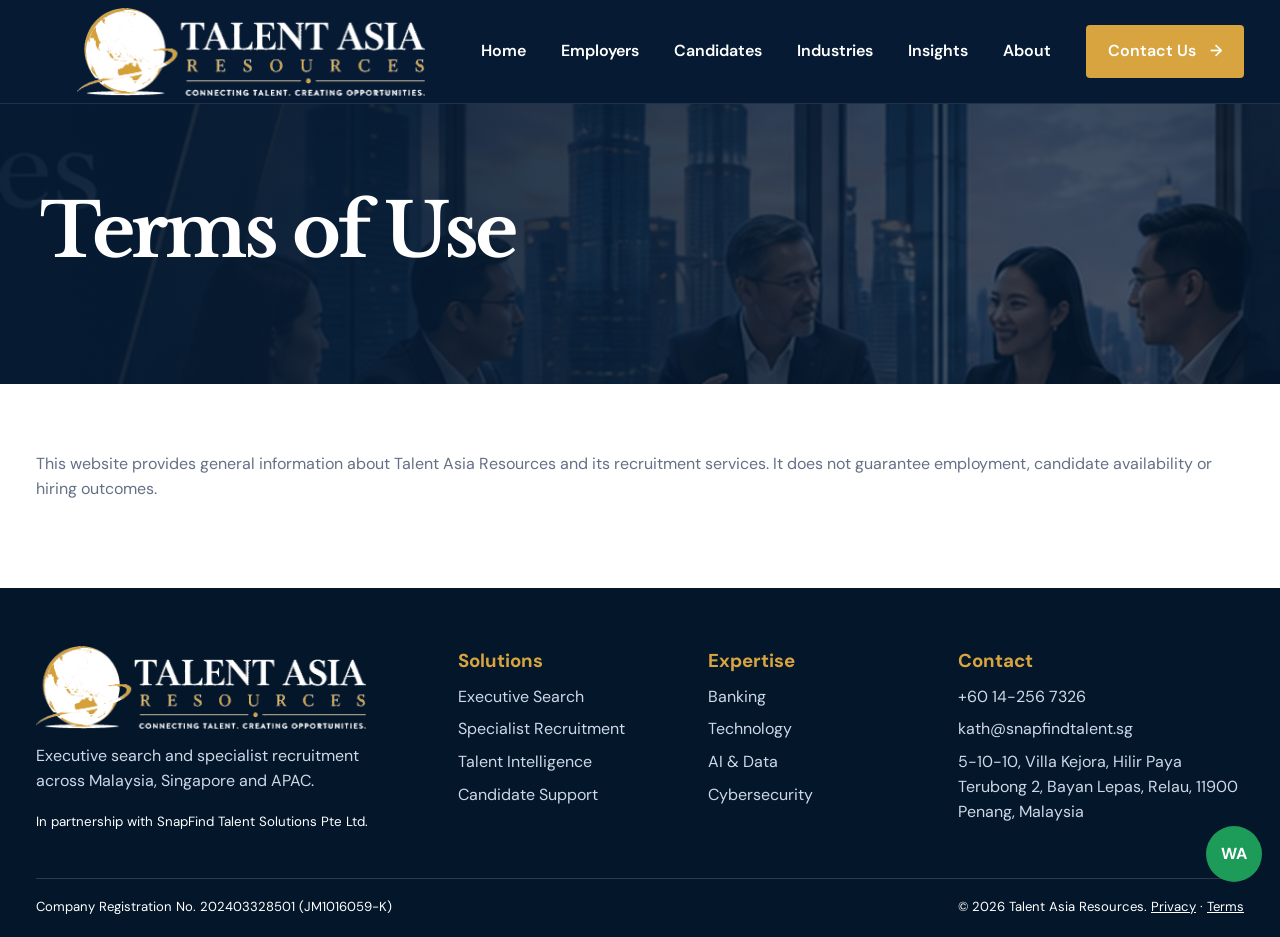
<file: terms.html>
<!doctype html>
<html lang="en">
<head>
<meta charset="utf-8">
<meta name="viewport" content="width=device-width, initial-scale=1">
<title>Terms | Talent Asia Resources</title>
<meta name="description" content="Website terms.">
<meta name="theme-color" content="#061b33">
<link rel="icon" href="images/favicon.png">
<link rel="preconnect" href="https://fonts.googleapis.com">
<link rel="preconnect" href="https://fonts.gstatic.com" crossorigin>
<link href="https://fonts.googleapis.com/css2?family=DM+Sans:wght@400;500;600;700&family=Libre+Baskerville:wght@400;700&display=swap" rel="stylesheet">
<link rel="stylesheet" href="css/style.css">
</head>
<body>

<header class="site-header">
  <div class="shell nav-shell">
    <a class="brand" href="index.html" aria-label="Talent Asia Resources home">
      <img src="images/logo-premium-white.png" alt="Talent Asia Resources">
    </a>
    <button class="menu-toggle" aria-label="Open navigation" aria-expanded="false"><span></span><span></span><span></span></button>
    <nav class="main-nav" aria-label="Main navigation">
      <a href="index.html">Home</a>
      <a href="employers.html">Employers</a>
      <a href="candidates.html">Candidates</a>
      <a href="industries.html">Industries</a>
      <a href="insights.html">Insights</a>
      <a href="about.html">About</a>
      <a class="nav-cta" href="contact.html">Contact Us <span>→</span></a>
    </nav>
  </div>
</header>

<main><section class='page-hero small'><div class='shell'><h1>Terms of Use</h1></div></section><section class='section legal'><div class='shell'><p>This website provides general information about Talent Asia Resources and its recruitment services. It does not guarantee employment, candidate availability or hiring outcomes.</p></div></section></main>

<footer class="site-footer">
  <div class="shell footer-grid">
    <div class="footer-brand">
      <img src="images/logo-premium-white.png" alt="Talent Asia Resources">
      <p>Executive search and specialist recruitment across Malaysia, Singapore and APAC.</p>
      <small>In partnership with SnapFind Talent Solutions Pte Ltd.</small>
    </div>
    <div><h3>Solutions</h3><a href="employers.html">Executive Search</a><a href="services.html">Specialist Recruitment</a><a href="services.html">Talent Intelligence</a><a href="candidates.html">Candidate Support</a></div>
    <div><h3>Expertise</h3><a href="banking-recruitment.html">Banking</a><a href="technology-recruitment.html">Technology</a><a href="ai-data-recruitment.html">AI & Data</a><a href="cybersecurity-recruitment.html">Cybersecurity</a></div>
    <div><h3>Contact</h3><a href="tel:+60142567326">+60 14-256 7326</a><a href="mailto:kath@snapfindtalent.sg">kath@snapfindtalent.sg</a><p>5-10-10, Villa Kejora, Hilir Paya Terubong 2, Bayan Lepas, Relau, 11900 Penang, Malaysia</p></div>
  </div>
  <div class="shell footer-bottom"><span>Company Registration No. 202403328501 (JM1016059-K)</span><span>© 2026 Talent Asia Resources. <a href="privacy.html">Privacy</a> · <a href="terms.html">Terms</a></span></div>
</footer>
<a class="whatsapp" href="https://wa.me/60142567326" target="_blank" rel="noopener" aria-label="WhatsApp Talent Asia Resources">WA</a>
<button class="to-top" aria-label="Back to top">↑</button>
<script src="js/script.js"></script>

</body>
</html>
</file>
<file: css/style.css>
:root{--navy:#061b33;--navy2:#0b294b;--gold:#d7a440;--ink:#14213a;--muted:#657086;--line:#d9e0e8;--pale:#f6f6f3;--white:#fff;--shell:1420px}
*{box-sizing:border-box}html{scroll-behavior:smooth}body{margin:0;font-family:"DM Sans",Arial,sans-serif;color:var(--ink);background:white;line-height:1.55}a{color:inherit}img{max-width:100%;display:block}.shell{width:min(var(--shell),calc(100% - 72px));margin:auto}h1,h2{font-family:"Libre Baskerville",Georgia,serif;line-height:1.16}h1{font-size:clamp(3.2rem,5.8vw,6.8rem);letter-spacing:-.045em;margin:0 0 26px}h2{font-size:clamp(2rem,3.1vw,3.8rem);letter-spacing:-.025em;margin:0 0 22px}h3{margin:0 0 10px}p{color:var(--muted);margin:0 0 18px}.kicker{text-transform:uppercase;letter-spacing:.19em;font-weight:700;font-size:.78rem;color:var(--gold);display:inline-block;margin-bottom:20px}.gold-text{color:#b87d16}.site-header{height:104px;background:var(--navy);position:sticky;top:0;z-index:50;border-bottom:1px solid rgba(255,255,255,.1)}.nav-shell{height:100%;display:flex;align-items:center;justify-content:space-between}.brand img{width:430px;height:88px;object-fit:contain}.main-nav{display:flex;align-items:center;gap:35px}.main-nav a{color:white;text-decoration:none;font-weight:600}.main-nav a:not(.nav-cta):hover{color:var(--gold)}.nav-cta{background:var(--gold);padding:14px 22px;border-radius:4px}.nav-cta span{margin-left:10px}.menu-toggle{display:none;background:none;border:0}.menu-toggle span{display:block;width:28px;height:2px;background:white;margin:6px}
.hero{position:relative;min-height:590px;background:var(--navy);overflow:hidden}.hero-overlay{position:absolute;inset:0;background:radial-gradient(circle at 12% 0%,rgba(30,75,118,.45),transparent 44%)}.hero-grid{position:relative;min-height:590px;display:grid;grid-template-columns:44% 38% 18%;align-items:stretch}.hero-copy{z-index:2;padding:52px 42px 46px 0;align-self:center}.hero-copy h1{font-size:clamp(2.75rem,3.7vw,4.55rem);line-height:1.08;color:#fff}.hero-copy p{font-size:1.05rem;color:#e6edf6;max-width:720px}.actions{display:flex;gap:16px;margin:32px 0}.btn{display:inline-flex;align-items:center;justify-content:center;text-decoration:none;padding:15px 25px;border-radius:4px;font-weight:700;transition:.25s;border:1px solid transparent}.btn:hover{transform:translateY(-2px)}.btn.gold{background:linear-gradient(135deg,#e5b657,#c88e26);color:white}.btn.outline{border-color:rgba(255,255,255,.7);color:white}.btn span{margin-left:18px}.locations{display:flex;align-items:center;gap:15px;color:white;font-size:.92rem}.locations i{height:20px;width:1px;background:var(--gold)}.hero-image{position:relative;clip-path:polygon(18% 0,100% 0,100% 100%,0 100%)}.hero-image:after{content:"";position:absolute;inset:0;background:linear-gradient(90deg,rgba(6,27,51,.3),transparent 40%)}.hero-image img{width:100%;height:100%;object-fit:cover}.hero-services{padding:20px 0 20px 18px;display:flex;flex-direction:column;justify-content:center;gap:7px;background:linear-gradient(90deg,rgba(6,27,51,.35),rgba(6,27,51,.88))}.hero-services a{display:grid;grid-template-columns:46px 1fr;gap:12px;text-decoration:none;color:white;padding:14px;border:1px solid rgba(255,255,255,.25);border-radius:7px;background:rgba(5,24,47,.7);backdrop-filter:blur(8px);transition:.2s}.hero-services a:hover{border-color:var(--gold);transform:translateX(-5px)}.hero-services b{font-size:1.35rem;color:var(--gold)}.hero-services strong,.hero-services small{display:block}.hero-services small{color:#cfdae8;line-height:1.3;margin-top:3px}
.metrics{border-bottom:1px solid var(--line);background:white}.metrics-grid{display:grid;grid-template-columns:repeat(4,1fr);min-height:125px}.metrics article{display:flex;align-items:center;gap:20px;padding:22px 34px;border-right:1px solid var(--line)}.metrics article:last-child{border:0}.metric-icon{width:64px;height:64px;border-radius:50%;display:grid;place-items:center;background:var(--navy);color:var(--gold);font-size:1.6rem;flex:none}.metrics strong{font-family:"Libre Baskerville";font-size:2rem;color:var(--navy)}.metrics p{font-size:.9rem;margin:3px 0 0;color:#28334b}
.section{padding:68px 0}.expertise{background:#fafafa}.expertise-layout,.insights-layout{display:grid;grid-template-columns:300px 1fr;gap:28px}.section-intro h2{font-size:2rem}.arrow-link{text-decoration:none;color:var(--navy);font-weight:700}.industry-cards{display:grid;grid-template-columns:repeat(6,1fr);gap:12px}.industry-card{position:relative;min-height:245px;border-radius:5px;overflow:hidden;background-image:linear-gradient(180deg,rgba(3,20,39,.15),rgba(3,20,39,.94)),var(--bg);background-size:cover;background-position:center;text-decoration:none;color:white}.industry-card div{position:absolute;inset:auto 14px 15px;text-align:center}.industry-card span{color:var(--gold);font-size:1.7rem;font-weight:700}.industry-card h3{font-size:1rem;margin:7px 0 18px}.industry-card small{color:white}.industry-card:hover{transform:translateY(-5px);box-shadow:0 14px 32px rgba(5,28,53,.18)}
.process{border-top:1px solid var(--line);border-bottom:1px solid var(--line)}.process-layout{display:grid;grid-template-columns:260px 1fr 210px;gap:34px;align-items:center}.steps{display:grid;grid-template-columns:repeat(5,1fr);position:relative}.steps:before{content:"";position:absolute;left:8%;right:8%;top:48px;border-top:1px dashed var(--gold)}.steps article{text-align:center;position:relative;padding:0 8px}.steps b{display:none}.steps span{width:58px;height:58px;border-radius:50%;background:var(--navy);color:white;display:grid;place-items:center;margin:0 auto 18px;font-size:1.25rem;position:relative;z-index:1}.steps h3{text-transform:uppercase;font-size:.9rem}.steps p{font-size:.79rem;color:#303c54}.partnership{border:1px solid var(--gold);padding:25px;text-align:center}.partnership strong{color:var(--navy)}.partnership p{font-size:.82rem;margin-top:10px}
.insights-home{background:#fbfbfa}.insight-grid{display:grid;grid-template-columns:repeat(3,1fr) .9fr;gap:12px}.insight-card{background:white;border:1px solid var(--line)}.insight-card img{height:120px;width:100%;object-fit:cover}.insight-card div{padding:16px}.insight-card small{font-weight:700;text-transform:uppercase;font-size:.7rem}.insight-card h3{font-family:"Libre Baskerville";font-size:1rem;line-height:1.35}.insight-card a{font-size:.82rem;text-decoration:none;font-weight:700}.contact-card{background:var(--navy);color:white;padding:28px}.contact-card p{color:#dbe5f2}.contact-card .btn{margin-top:12px}
.page-hero{min-height:500px;display:flex;align-items:center;background:linear-gradient(90deg,rgba(6,27,51,.96),rgba(6,27,51,.7)),url("../images/hero-executive-kl.jpg") center/cover;color:white}.page-hero .shell{max-width:1200px}.page-hero h1{max-width:950px}.page-hero p{font-size:1.15rem;color:#e1eaf5;max-width:760px}.page-hero.small{min-height:280px}.two-col{display:grid;grid-template-columns:1fr 1fr;gap:90px}.pale{background:var(--pale)}.card-grid{display:grid;grid-template-columns:repeat(4,1fr);gap:20px}.card-grid article{padding:30px;background:white;border-top:3px solid var(--gold)}.clean-list{list-style:none;padding:0}.clean-list li{padding:15px 0;border-bottom:1px solid var(--line);font-weight:600}.sectors-page{display:grid;grid-template-columns:repeat(2,1fr);gap:20px}.sectors-page a{text-decoration:none;border:1px solid var(--line);padding:32px}.service-stack article{display:grid;grid-template-columns:90px 1fr;border-bottom:1px solid var(--line);padding:30px 0}.service-stack b{color:var(--gold);font-size:1.5rem}.article-grid{display:grid;grid-template-columns:repeat(3,1fr);gap:22px}.article-grid article{padding:30px;border:1px solid var(--line)}.article-grid span{color:var(--gold);font-weight:700}.contact-layout{display:grid;grid-template-columns:.8fr 1.2fr;gap:80px}.contact-layout a{display:block;color:var(--navy);margin-bottom:10px}.contact-layout form{background:var(--pale);padding:34px}.contact-layout label{display:block;font-weight:700;margin-bottom:18px}.contact-layout input,.contact-layout textarea{display:block;width:100%;margin-top:8px;padding:13px;border:1px solid #c8d0da;font:inherit}
.site-footer{background:#04162a;color:white;padding:58px 0 20px}.footer-grid{display:grid;grid-template-columns:1.3fr .7fr .7fr 1fr;gap:50px}.footer-brand img{width:330px;margin-bottom:15px}.footer-grid>div{display:flex;flex-direction:column}.footer-grid h3{color:var(--gold)}.footer-grid a{text-decoration:none;color:#ced9e8;margin-bottom:8px}.footer-grid p{color:#ced9e8}.footer-bottom{border-top:1px solid rgba(255,255,255,.16);padding-top:18px;margin-top:35px;display:flex;justify-content:space-between;font-size:.82rem}.whatsapp,.to-top{position:fixed;bottom:18px;border:0;border-radius:50%;z-index:40;color:white;font-weight:700}.whatsapp{right:18px;width:56px;height:56px;display:grid;place-items:center;background:#1d9b58;text-decoration:none}.to-top{right:84px;width:44px;height:44px;background:var(--navy);opacity:0;pointer-events:none}.to-top.show{opacity:1;pointer-events:auto}.reveal{opacity:0;transform:translateY(20px);transition:.65s}.reveal.visible{opacity:1;transform:none}
@media(max-width:1180px){.hero-grid{grid-template-columns:52% 48%}.hero-services{grid-column:1/-1;display:grid;grid-template-columns:repeat(5,1fr);padding:15px}.hero-services a{grid-template-columns:1fr}.hero-services b{display:none}.industry-cards{grid-template-columns:repeat(3,1fr)}.process-layout{grid-template-columns:1fr}.partnership{max-width:420px}.insights-layout,.expertise-layout{grid-template-columns:1fr}.main-nav{gap:20px}.brand img{width:340px}}
@media(max-width:850px){.shell{width:min(var(--shell),calc(100% - 34px))}.menu-toggle{display:block}.main-nav{display:none;position:absolute;left:0;right:0;top:104px;background:var(--navy);padding:25px;flex-direction:column;align-items:flex-start}.main-nav.open{display:flex}.hero-grid{display:block}.hero-copy{padding:65px 0 30px}.hero-image{height:440px;clip-path:none}.hero-services{display:grid;grid-template-columns:1fr 1fr}.metrics-grid{grid-template-columns:1fr 1fr}.industry-cards{grid-template-columns:repeat(2,1fr)}.steps{grid-template-columns:1fr 1fr}.steps:before{display:none}.insight-grid{grid-template-columns:1fr 1fr}.footer-grid{grid-template-columns:1fr 1fr}.two-col,.contact-layout{grid-template-columns:1fr}.card-grid{grid-template-columns:1fr 1fr}}
@media(max-width:560px){h1{font-size:2.75rem}.hero-copy h1{font-size:2.65rem}.brand img{width:285px}.hero-services,.metrics-grid,.industry-cards,.steps,.insight-grid,.card-grid,.sectors-page,.article-grid,.footer-grid{grid-template-columns:1fr}.metrics article{border-right:0;border-bottom:1px solid var(--line)}.hero-image{height:320px}.actions{flex-direction:column}.locations{flex-wrap:wrap}.footer-bottom{flex-direction:column;gap:10px}}

@media(min-width:851px) and (max-width:1250px){.main-nav{gap:16px}.main-nav a{font-size:.92rem}.brand img{width:360px}}
</file>
